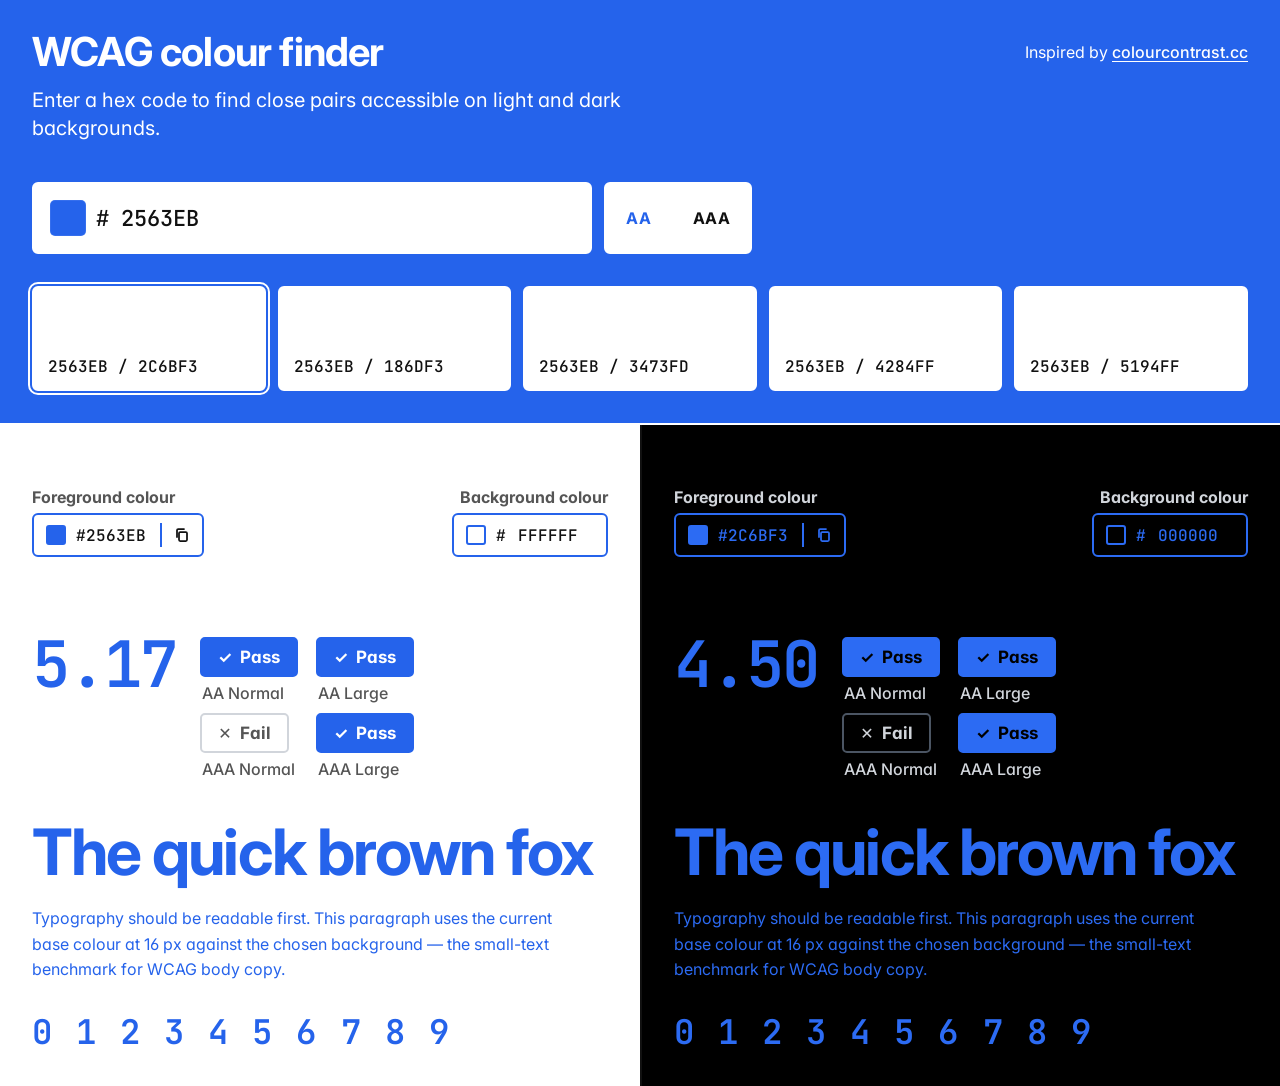
<file: index.html>
<!DOCTYPE html>
<html lang="en">
<head>
  <meta charset="utf-8">
  <meta name="viewport" content="width=device-width, initial-scale=1">
  <title>WCAG Colour Finder</title>
  <link rel="preconnect" href="https://fonts.googleapis.com">
  <link rel="preconnect" href="https://fonts.gstatic.com" crossorigin>
  <link href="https://fonts.googleapis.com/css2?family=Inter:wght@400;500;600;700&family=JetBrains+Mono:wght@400;500;600&display=swap" rel="stylesheet">
  <link rel="stylesheet" href="style.css">
  <script type="module" src="app.js"></script>
</head>
<body>
<main>

  <div class="topbar-wrap" id="topbar-wrap">
    <div class="topbar">
      <span class="credit">Inspired by <a href="https://colourcontrast.cc" target="_blank" rel="noopener">colourcontrast.cc</a></span>
      <div class="title-row">
        <h1>WCAG colour finder</h1>
        <p class="subtitle">Enter a hex code to find close pairs accessible on light and dark backgrounds.</p>
      </div>

      <div class="controls">
        <div class="row-one">
          <label class="hex-input" for="base-text">
            <span class="swatch" id="base-swatch" style="background:#2563EB">
              <input type="color" id="base-color" value="#2563EB" aria-label="Pick base colour">
            </span>
            <span class="hash mono">#</span>
            <input id="base-text" type="text" value="2563EB" maxlength="6" spellcheck="false" autocomplete="off" aria-label="Hex colour code">
          </label>
          <div class="target-toggle" id="target-toggle" role="group" aria-label="Target WCAG level">
            <button type="button" class="target-opt is-active" data-target="AA" aria-pressed="true">AA</button>
            <button type="button" class="target-opt" data-target="AAA" aria-pressed="false">AAA</button>
          </div>
        </div>
        <div class="row-two card">
          <div class="alts" id="alts" aria-label="Colour pair suggestions"></div>
        </div>
      </div>
    </div>
  </div>

  <!-- Mobile-only tab bar for Light/Dark -->
  <div class="preview-tabs" role="tablist" aria-label="Preview background">
    <div class="preview-tabs-inner">
      <button type="button" class="tab-btn is-active" data-tab="light" role="tab" aria-selected="true">Light</button>
      <button type="button" class="tab-btn" data-tab="dark" role="tab" aria-selected="false">Dark</button>
    </div>
  </div>

  <!-- Full-bleed light/dark previews -->
  <section class="previews">
    <div class="preview is-light is-visible" id="preview-light">
      <span class="tag-label is-fg">Foreground colour</span>
      <span class="tag-label is-bg">Background colour</span>
      <div class="fg-tag">
        <span class="fg-swatch"></span>
        <span id="light-fg-hex">#2563EB</span>
        <button class="copy-btn" type="button" data-copy-target="light-fg-hex" aria-label="Copy hex">
          <svg viewBox="0 0 16 16" fill="none" stroke="currentColor" stroke-width="1.75" stroke-linecap="round" stroke-linejoin="round"><rect x="5" y="5" width="8" height="9" rx="1.2"/><path d="M3 10V3.2A1.2 1.2 0 0 1 4.2 2H10"/></svg>
        </button>
      </div>
      <div class="bg-tag">
        <span class="swatch-sm" style="background:#ffffff">
          <input type="color" id="light-bg-color" value="#ffffff" aria-label="Light background">
        </span>
        <span class="hash-sm mono">#</span>
        <input id="light-bg-text" type="text" value="FFFFFF" maxlength="6" spellcheck="false" autocomplete="off" aria-label="Light background hex colour">
      </div>
      <div class="preview-inner">
        <div class="ratio-row">
          <div class="ratio mono"><span id="light-ratio">—</span></div>
          <div class="pills" id="light-pills"></div>
        </div>
        <h2 class="heading" contenteditable="true" aria-label="Editable heading — light panel">The quick brown fox</h2>
        <p class="para" contenteditable="true" aria-label="Editable paragraph — light panel">Typography should be readable first. This paragraph uses the current base colour at 16&nbsp;px against the chosen background — the small-text benchmark for WCAG body copy.</p>
        <p class="digits" contenteditable="true" aria-label="Editable digits — light panel">0 1 2 3 4 5 6 7 8 9</p>
      </div>
    </div>

    <div class="preview is-dark" id="preview-dark">
      <span class="tag-label is-fg">Foreground colour</span>
      <span class="tag-label is-bg">Background colour</span>
      <div class="fg-tag">
        <span class="fg-swatch"></span>
        <span id="dark-fg-hex">#2563EB</span>
        <button class="copy-btn" type="button" data-copy-target="dark-fg-hex" aria-label="Copy hex">
          <svg viewBox="0 0 16 16" fill="none" stroke="currentColor" stroke-width="1.75" stroke-linecap="round" stroke-linejoin="round"><rect x="5" y="5" width="8" height="9" rx="1.2"/><path d="M3 10V3.2A1.2 1.2 0 0 1 4.2 2H10"/></svg>
        </button>
      </div>
      <div class="bg-tag">
        <span class="swatch-sm" style="background:#000000">
          <input type="color" id="dark-bg-color" value="#000000" aria-label="Dark background">
        </span>
        <span class="hash-sm mono">#</span>
        <input id="dark-bg-text" type="text" value="000000" maxlength="6" spellcheck="false" autocomplete="off" aria-label="Dark background hex colour">
      </div>
      <div class="preview-inner">
        <div class="ratio-row">
          <div class="ratio mono"><span id="dark-ratio">—</span></div>
          <div class="pills" id="dark-pills"></div>
        </div>
        <h2 class="heading" contenteditable="true" aria-label="Editable heading — dark panel">The quick brown fox</h2>
        <p class="para" contenteditable="true" aria-label="Editable paragraph — dark panel">Typography should be readable first. This paragraph uses the current base colour at 16&nbsp;px against the chosen background — the small-text benchmark for WCAG body copy.</p>
        <p class="digits" contenteditable="true" aria-label="Editable digits — dark panel">0 1 2 3 4 5 6 7 8 9</p>
      </div>
    </div>
  </section>

  <!-- Screen-reader status announcements (visually hidden) -->
  <span id="sr-status" aria-live="polite" aria-atomic="true" class="sr-only"></span>

</main>
</body>
</html>
</file>
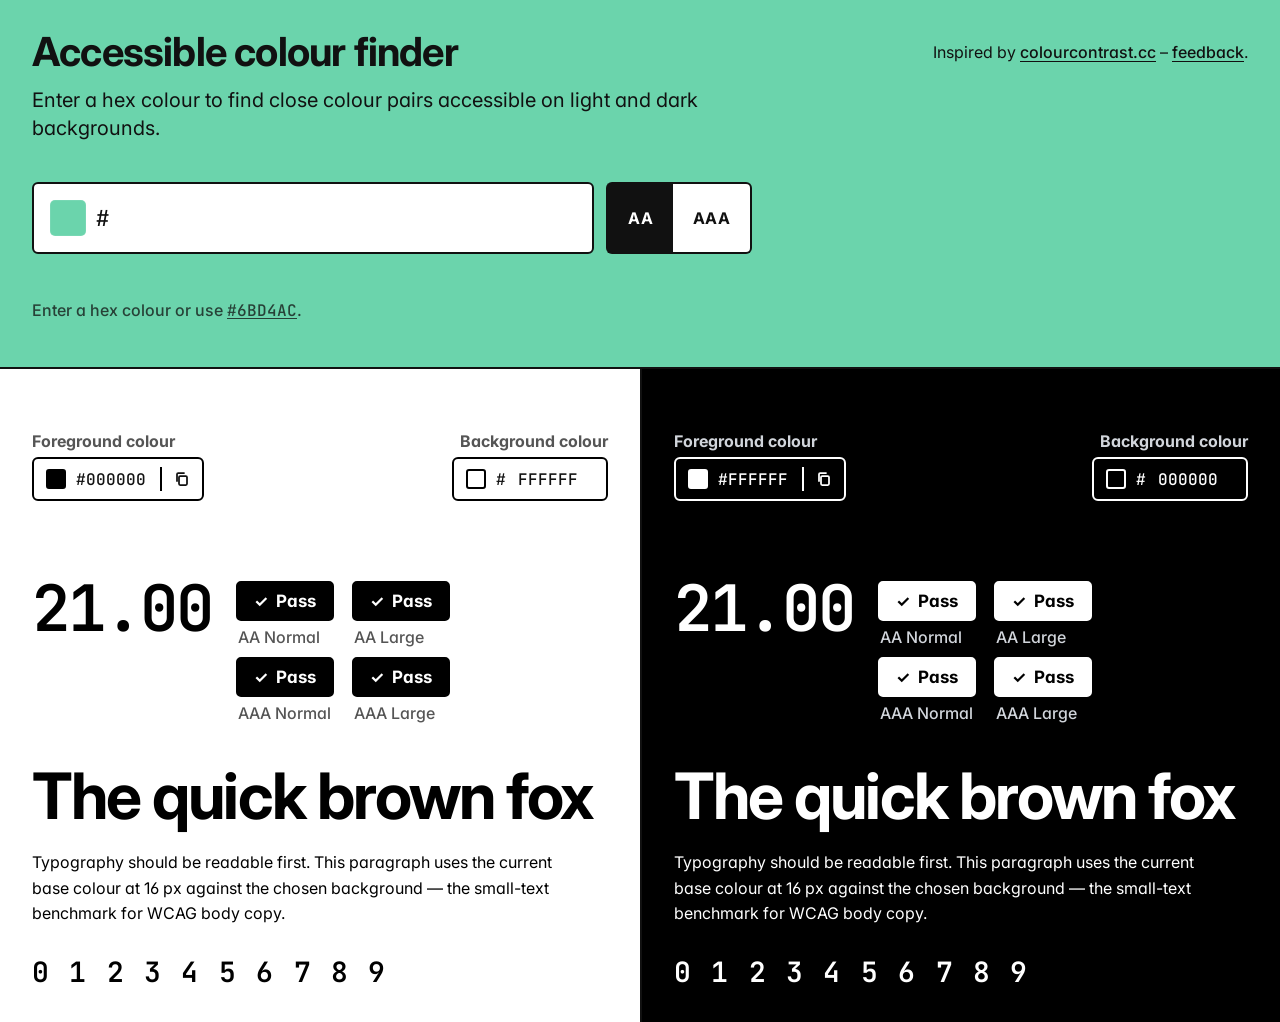
<file: public/index.html>
<!DOCTYPE html>
<html lang="en">
<head>
  <meta charset="utf-8">
  <meta name="viewport" content="width=device-width, initial-scale=1">
  <title>Accessible colour finder</title>
  <link rel="icon" type="image/svg+xml" href="favicon.svg">
  <link rel="preconnect" href="https://fonts.googleapis.com">
  <link rel="preconnect" href="https://fonts.gstatic.com" crossorigin>
  <link href="https://fonts.googleapis.com/css2?family=Inter:wght@400;500;600;700&family=JetBrains+Mono:wght@400;500;600&display=swap" rel="stylesheet">
  <link rel="stylesheet" href="style.css?v=5">
  <script type="module" src="app.js?v=5"></script>
  <script type="module" src="feedback.js?v=5"></script>
</head>
<body>
<main>

  <div class="topbar-wrap" id="topbar-wrap">
    <div class="topbar">
      <span class="credit">Inspired by <a href="https://colourcontrast.cc" target="_blank" rel="noopener">colourcontrast.cc</a> – <button type="button" class="fb-trigger link-btn">feedback</button>.</span>
      <div class="title-row">
        <h1>Accessible colour finder</h1>
        <p class="subtitle">Enter a hex colour to find close colour pairs accessible on light and dark backgrounds.</p>
      </div>

      <div class="controls">
        <div class="row-one">
          <label class="hex-input" for="base-text">
            <span class="swatch" id="base-swatch" style="background:#6BD4AC">
              <input type="color" id="base-color" value="#6BD4AC" aria-label="Pick base colour">
            </span>
            <span class="hash mono">#</span>
            <input id="base-text" type="text" value="" maxlength="6" spellcheck="false" autocomplete="off" aria-label="Hex colour code" placeholder=" ">
            <button type="button" class="clear-btn" id="base-clear" aria-label="Clear hex code">
              <svg viewBox="0 0 16 16" fill="none" stroke="currentColor" stroke-width="1.75" stroke-linecap="round" stroke-linejoin="round" aria-hidden="true"><path d="M4 4l8 8M12 4l-8 8"/></svg>
            </button>
          </label>
          <div class="target-toggle" id="target-toggle" role="group" aria-label="Target WCAG level">
            <button type="button" class="target-opt is-active" data-target="AA" aria-pressed="true">AA</button>
            <button type="button" class="target-opt" data-target="AAA" aria-pressed="false">AAA</button>
          </div>
        </div>
        <div class="row-two card">
          <div class="alts" id="alts" aria-label="Colour pair suggestions"></div>
        </div>
      </div>
    </div>
  </div>

  <!-- Mobile-only tab bar for Light/Dark -->
  <div class="preview-tabs" role="tablist" aria-label="Preview background">
    <div class="preview-tabs-inner">
      <button type="button" class="tab-btn is-active" data-tab="light" role="tab" aria-selected="true">Light</button>
      <button type="button" class="tab-btn" data-tab="dark" role="tab" aria-selected="false">Dark</button>
    </div>
  </div>

  <!-- Full-bleed light/dark previews -->
  <section class="previews">
    <div class="preview is-light is-visible" id="preview-light">
      <span class="tag-label is-fg">Foreground colour</span>
      <span class="tag-label is-bg">Background colour</span>
      <div class="fg-tag">
        <span class="fg-swatch"></span>
        <span id="light-fg-hex"></span>
        <button class="copy-btn" type="button" data-copy-target="light-fg-hex" aria-label="Copy hex">
          <svg class="copy-icon" viewBox="0 0 16 16" fill="none" stroke="currentColor" stroke-width="1.75" stroke-linecap="round" stroke-linejoin="round" aria-hidden="true"><rect x="5" y="5" width="8" height="9" rx="1.2"/><path d="M3 10V3.2A1.2 1.2 0 0 1 4.2 2H10"/></svg>
          <svg class="check-icon" viewBox="0 0 16 16" fill="none" stroke="currentColor" stroke-width="1.75" stroke-linecap="round" stroke-linejoin="round" aria-hidden="true"><path d="M3 8.5L6.5 12L13 4.5"/></svg>
        </button>
      </div>
      <div class="bg-tag">
        <span class="swatch-sm" style="background:#ffffff">
          <input type="color" id="light-bg-color" value="#ffffff" aria-label="Light background">
        </span>
        <span class="hash-sm mono">#</span>
        <input id="light-bg-text" type="text" value="FFFFFF" maxlength="6" spellcheck="false" autocomplete="off" aria-label="Light background hex colour">
      </div>
      <div class="preview-inner">
        <div class="ratio-row">
          <div class="ratio mono"><span id="light-ratio">—</span></div>
          <div class="pills" id="light-pills"></div>
        </div>
        <h2 class="heading" contenteditable="true" aria-label="Editable heading — light panel">The quick brown fox</h2>
        <p class="para" contenteditable="true" aria-label="Editable paragraph — light panel">Typography should be readable first. This paragraph uses the current base colour at 16&nbsp;px against the chosen background — the small-text benchmark for WCAG body copy.</p>
        <p class="digits" contenteditable="true" aria-label="Editable digits — light panel">0 1 2 3 4 5 6 7 8 9</p>
      </div>
    </div>

    <div class="preview is-dark" id="preview-dark">
      <span class="tag-label is-fg">Foreground colour</span>
      <span class="tag-label is-bg">Background colour</span>
      <div class="fg-tag">
        <span class="fg-swatch"></span>
        <span id="dark-fg-hex"></span>
        <button class="copy-btn" type="button" data-copy-target="dark-fg-hex" aria-label="Copy hex">
          <svg class="copy-icon" viewBox="0 0 16 16" fill="none" stroke="currentColor" stroke-width="1.75" stroke-linecap="round" stroke-linejoin="round" aria-hidden="true"><rect x="5" y="5" width="8" height="9" rx="1.2"/><path d="M3 10V3.2A1.2 1.2 0 0 1 4.2 2H10"/></svg>
          <svg class="check-icon" viewBox="0 0 16 16" fill="none" stroke="currentColor" stroke-width="1.75" stroke-linecap="round" stroke-linejoin="round" aria-hidden="true"><path d="M3 8.5L6.5 12L13 4.5"/></svg>
        </button>
      </div>
      <div class="bg-tag">
        <span class="swatch-sm" style="background:#000000">
          <input type="color" id="dark-bg-color" value="#000000" aria-label="Dark background">
        </span>
        <span class="hash-sm mono">#</span>
        <input id="dark-bg-text" type="text" value="000000" maxlength="6" spellcheck="false" autocomplete="off" aria-label="Dark background hex colour">
      </div>
      <div class="preview-inner">
        <div class="ratio-row">
          <div class="ratio mono"><span id="dark-ratio">—</span></div>
          <div class="pills" id="dark-pills"></div>
        </div>
        <h2 class="heading" contenteditable="true" aria-label="Editable heading — dark panel">The quick brown fox</h2>
        <p class="para" contenteditable="true" aria-label="Editable paragraph — dark panel">Typography should be readable first. This paragraph uses the current base colour at 16&nbsp;px against the chosen background — the small-text benchmark for WCAG body copy.</p>
        <p class="digits" contenteditable="true" aria-label="Editable digits — dark panel">0 1 2 3 4 5 6 7 8 9</p>
      </div>
    </div>
  </section>

  <!-- Screen-reader status announcements (visually hidden) -->
  <span id="sr-status" aria-live="polite" aria-atomic="true" class="sr-only"></span>

</main>
</body>
</html>
</file>
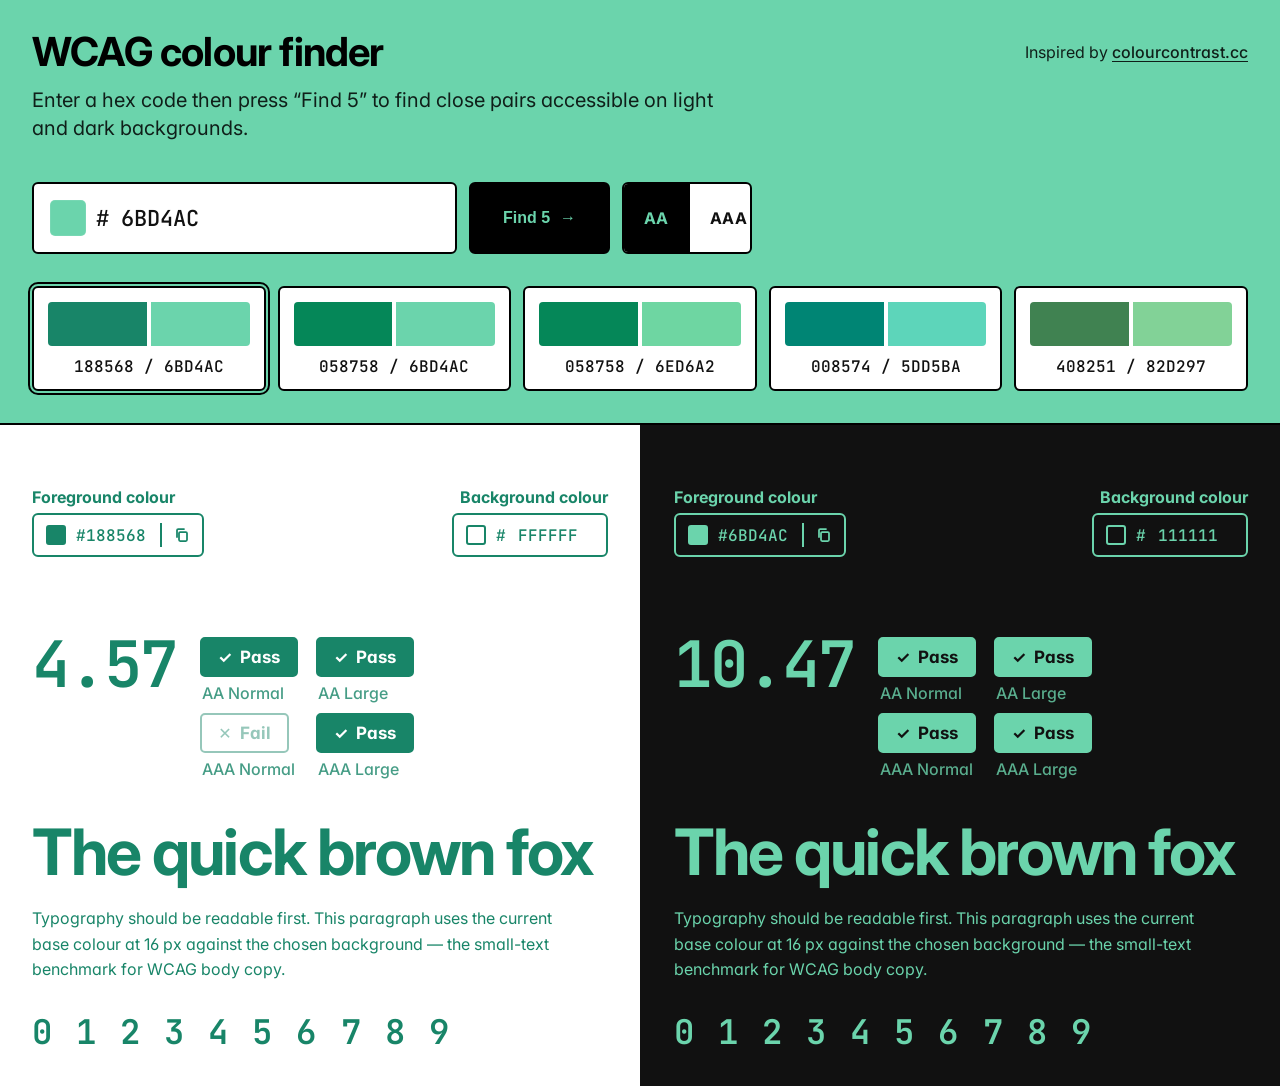
<file: .planning/phases/05-design-and-accessibility/mockup/wcag-colour-finder/project/WCAG Colour Finder.html>
<!doctype html>
<html lang="en">
<head>
<meta charset="utf-8" />
<title>WCAG Colour Finder</title>
<meta name="viewport" content="width=device-width, initial-scale=1" />
<link rel="preconnect" href="https://fonts.googleapis.com">
<link rel="preconnect" href="https://fonts.gstatic.com" crossorigin>
<link href="https://fonts.googleapis.com/css2?family=Inter:wght@400;500;600;700&family=JetBrains+Mono:wght@400;500;600&display=swap" rel="stylesheet">
<style>
  :root {
    --ink: #111111;
    --ink-mute: #555555;
    --paper: #ffffff;
    --border-w: 2px;
  }
  * { box-sizing: border-box; }
  html, body {
    margin:0; padding:0; background: var(--ink); color: var(--ink);
    font-family: 'Inter', system-ui, sans-serif;
    font-feature-settings: 'ss01','cv11';
    min-height: 100vh;
  }
  body { display: flex; flex-direction: column; min-height: 100vh; }
  .mono { font-family: 'JetBrains Mono', ui-monospace, monospace; font-variant-ligatures: none; }

  /* ——— Top bar (the top of the T) ——— */
  .topbar-wrap {
    background: var(--topbar-bg, #6BD4AC);
    color: var(--topbar-fg, #111111);
    transition: background 0.2s, color 0.2s;
    border-bottom: var(--border-w) solid var(--topbar-fg, #111111);
  }
  .topbar {
    padding: 32px 32px 32px;
    max-width: none;
    width: 100%;
    margin: 0;
    position: relative;
  }
  .title-row {
    position: static;
    display: flex; flex-direction: column; align-items: flex-start;
    line-height: 1;
    max-width: none;
    gap: 14px;
    margin-bottom: 40px;
  }
  h1 {
    font-size: 40px; font-weight: 700; margin: 0;
    letter-spacing: -0.02em;
    line-height: 1;
  }
  .subtitle {
    font-size: 20px; font-weight: 400; margin: 0;
    line-height: 1.4;
    text-align: left;
    opacity: 0.85;
    max-width: 720px;
  }
  .credit {
    position: absolute;
    top: 44px; right: 32px;
    font-size: 16px;
    color: var(--topbar-fg);
    opacity: 0.85;
    line-height: 1;
  }
  .credit a {
    color: inherit;
    text-decoration: underline;
    text-underline-offset: 3px;
    font-weight: 500;
  }
  .credit a:hover { opacity: 0.75; }
  .controls {
    display: block;
  }
  .row-one {
    display: flex; gap: 12px; align-items: stretch;
    margin-bottom: 32px;
    max-width: 720px;
    margin-top: 0;
  }
  .row-two { width: 100%; }
  .controls > .card { width: 100%; max-width: none; justify-self: stretch; }
  .card {
    background: transparent;
    border: 0;
    border-radius: 0;
    padding: 0;
    color: var(--topbar-fg);
  }
  .card-label {
    font-size: 16px; letter-spacing: 0;
    color: var(--topbar-fg); margin-bottom: 10px; font-weight: 600;
    display: flex; align-items: center; justify-content: space-between;
    text-transform: none;
  }
  .card-label .hint { font-weight: 400; color: var(--topbar-fg); opacity: 0.7; font-size: 16px; }

  .base-row { display: flex; align-items: stretch; gap: 10px; }
  .hex-input {
    flex: 1;
    display: flex; align-items: center; gap: 10px;
    background: var(--paper);
    border: var(--border-w) solid var(--topbar-fg);
    border-radius: 6px;
    padding: 0 16px;
    height: 72px;
  }
  .hex-input .swatch {
    width: 36px; height: 36px; border-radius: 5px;
    box-shadow: inset 0 0 0 1px rgba(255,255,255,0.08);
    flex-shrink: 0; cursor: pointer; position: relative; overflow: hidden;
  }
  .hex-input .swatch input[type="color"] {
    position: absolute; inset: -4px; width: 200%; height: 200%; border: 0; opacity: 0; cursor: pointer;
  }
  .hex-input .hash { color: var(--ink); font-family: 'JetBrains Mono', monospace; font-size: 22px; font-weight: 500; }
  .hex-input input[type="text"] {
    flex: 1;
    background: transparent; border: 0; outline: 0;
    color: var(--ink);
    font-family: 'JetBrains Mono', monospace;
    font-size: 22px; font-weight: 500;
    text-transform: uppercase;
    min-width: 0;
  }
  .btn {
    height: 72px;
    padding: 0 32px;
    border-radius: 6px;
    border: var(--border-w) solid var(--topbar-fg);
    background: var(--topbar-fg);
    color: var(--topbar-bg);
    font-weight: 700;
    font-size: 16px;
    cursor: pointer;
    display: inline-flex; align-items: center; gap: 10px;
    white-space: nowrap;
    transition: opacity 0.15s;
  }
  .btn:hover { opacity: 0.88; }
  .btn:disabled { opacity: 0.5; cursor: progress; }

  /* AA / AAA segmented toggle next to Find */
  .target-toggle {
    display: inline-flex;
    align-items: stretch;
    height: 72px;
    border: var(--border-w) solid var(--topbar-fg);
    border-radius: 6px;
    overflow: hidden;
    background: var(--paper);
  }
  .target-opt {
    appearance: none;
    border: 0;
    background: transparent;
    color: var(--ink);
    font-family: 'Inter', system-ui, sans-serif;
    font-weight: 700;
    font-size: 16px;
    letter-spacing: 0.02em;
    padding: 0 20px;
    cursor: pointer;
    min-width: 64px;
  }
  .target-opt + .target-opt {
    border-left: var(--border-w) solid var(--topbar-fg);
  }
  .target-opt.is-active {
    background: var(--topbar-fg);
    color: var(--topbar-bg);
  }

  .toggle-row { display: flex; align-items: center; gap: 10px; margin-top: 12px; }
  .toggle {
    position: relative;
    width: 40px; height: 22px;
    background: var(--paper);
    border: var(--border-w) solid var(--topbar-fg);
    border-radius: 999px;
    cursor: pointer;
    transition: background 0.15s;
    flex-shrink: 0;
  }
  .toggle::after {
    content: "";
    position: absolute;
    top: 2px; left: 2px;
    width: 14px; height: 14px; border-radius: 50%;
    background: var(--topbar-fg);
    transition: transform 0.15s, background 0.15s;
  }
  .toggle.on { background: var(--topbar-fg); }
  .toggle.on::after { transform: translateX(18px); background: var(--topbar-bg); }
  .toggle-label { font-size: 16px; color: var(--topbar-fg); }
  .toggle-label strong { color: var(--topbar-fg); font-weight: 600; }

  .alts {
    display: grid;
    grid-template-columns: repeat(5, 1fr);
    gap: 12px;
  }
  .alt {
    background: var(--paper);
    border: var(--border-w) solid var(--topbar-fg);
    border-radius: 6px;
    padding: 14px 14px 12px;
    cursor: pointer;
    transition: transform 0.08s;
    display: flex; flex-direction: column; gap: 10px;
    min-width: 0;
  }
  .alt .chips {
    display: flex; gap: 4px; height: 44px;
    border-radius: 4px; overflow: hidden;
  }
  .alt .hex { font-size: 16px; text-align: center; color: var(--ink); font-weight: 500; white-space: nowrap; font-family: 'JetBrains Mono', monospace; }
  .alt .chip { flex: 1; }
  .alt .chip.light { background: var(--alt-light, #fff); }
  .alt .chip.dark { background: var(--alt-dark, #000); }
  .alt.single .chip { background: var(--alt-color); }
  .alt .hex { font-size: 16px; text-align: center; color: var(--ink); font-weight: 500; white-space: nowrap; font-family: 'JetBrains Mono', monospace; }
  .alt.placeholder { cursor: default; background: transparent; border-style: dashed; opacity: 0.55; }
  .alt.placeholder .chips { background: transparent; }
  .alt.placeholder .chip { background: transparent; }
  .alt.placeholder .hex { color: var(--topbar-fg); }

  /* ——— Preview panels — the stem of the T, flex-grow to fill ——— */
  .previews {
    display: grid;
    grid-template-columns: 1fr 1fr;
    flex: 1;
  }
  .preview {
    padding: 32px 32px 32px;
    position: relative;
    display: flex; flex-direction: column;
    min-width: 0;
  }
  .preview.is-light .preview-inner { margin-right: auto; margin-left: 0; max-width: 640px; }
  .preview.is-dark .preview-inner  { margin-left: 0; margin-right: auto; max-width: 640px; }
  .preview-inner { padding-top: 180px; }
  .preview.is-dark { border-left: var(--border-w) solid var(--ink); }
  .preview-inner { width: 100%; color: var(--specimen, currentColor); }

  .bg-tag {
    position: absolute;
    top: 88px;
    display: flex; align-items: center; gap: 10px;
    background: transparent;
    border: var(--border-w) solid var(--specimen, currentColor);
    border-radius: 6px;
    padding: 8px 12px;
    height: 44px;
  }
  .preview.is-light .bg-tag { right: 32px; }
  .preview.is-dark  .bg-tag { right: 32px; }

  .fg-tag {
    position: absolute;
    top: 88px; left: 32px;
    display: flex; align-items: center; gap: 10px;
    border: var(--border-w) solid var(--specimen, currentColor);
    border-radius: 6px;
    padding: 8px 0 8px 12px;
    height: 44px;
    color: var(--specimen, currentColor);
    font-family: 'JetBrains Mono', monospace;
    font-size: 16px; font-weight: 500;
  }
  .fg-tag .fg-swatch {
    width: 20px; height: 20px; border-radius: 3px;
    background: var(--specimen, currentColor);
    border: var(--border-w) solid var(--specimen, currentColor);
    flex-shrink: 0;
  }

  /* Section label above each tag */
  .tag-label {
    position: absolute;
    top: 64px;
    font-family: 'Inter', sans-serif;
    font-size: 16px;
    font-weight: 700;
    color: var(--specimen, currentColor);
    line-height: 1;
  }
  .preview .tag-label.is-fg { left: 32px; }
  .preview .tag-label.is-bg { right: 32px; }

  /* Copy button lives at the end of fg-tag and bg-tag */
  .copy-btn {
    appearance: none;
    background: transparent;
    border: 0;
    border-left: var(--border-w) solid var(--specimen, currentColor);
    align-self: stretch;
    margin-left: 4px;
    padding: 0 12px;
    cursor: pointer;
    color: var(--specimen, currentColor);
    display: inline-flex; align-items: center; justify-content: center;
    font-family: 'Inter', sans-serif;
    font-size: 16px; font-weight: 700;
    letter-spacing: 0.08em;
    text-transform: uppercase;
    transition: opacity 0.15s;
  }
  .copy-btn:hover { opacity: 0.65; }
  .copy-btn svg { width: 16px; height: 16px; display: block; }
  .copy-btn.copied svg { display: none; }
  .copy-btn.copied::before { content: "✓"; font-size: 16px; font-weight: 700; line-height: 1; }
  .bg-tag .label {
    display: none;
  }
  .bg-tag .swatch-sm {
    width: 20px; height: 20px; border-radius: 3px;
    border: var(--border-w) solid var(--specimen, currentColor);
    cursor: pointer; position: relative; overflow: hidden; flex-shrink: 0;
  }
  .bg-tag .swatch-sm input[type="color"] { position: absolute; inset: -4px; width: 200%; height: 200%; border: 0; opacity: 0; cursor: pointer; }
  .bg-tag .hash-sm { color: var(--specimen, currentColor); font-size: 16px; font-weight: 500; }
  .bg-tag input[type="text"] {
    background: transparent; border: 0; outline: 0;
    color: var(--specimen, currentColor);
    font-family: 'JetBrains Mono', monospace;
    font-size: 16px; font-weight: 500;
    text-transform: uppercase;
    width: 78px;
  }

  /* Top of panel: ratio + pills side by side */
  .ratio-row {
    display: flex;
    align-items: flex-start;
    gap: 24px;
    margin: 0 0 40px;
    flex-wrap: nowrap;
  }
  @media (max-width: 991px) {
    .ratio-row { flex-wrap: wrap; }
  }
  .ratio {
    font-family: 'JetBrains Mono', monospace;
    font-size: 64px;
    font-weight: 600;
    letter-spacing: -0.03em;
    line-height: 0.85;
    margin: 0;
    flex-shrink: 0;
  }
  .pills {
    display: grid;
    grid-template-columns: repeat(4, auto);
    gap: 10px 18px;
    margin: 0;
    justify-content: start;
  }
  @media (max-width: 1400px) {
    .pills { grid-template-columns: repeat(2, auto); }
  }
  .pill-wrap { display: flex; flex-direction: column; gap: 6px; align-items: flex-start; }
  .pill {
    display: inline-flex; align-items: center; gap: 8px;
    padding: 8px 16px;
    border-radius: 5px;
    font-size: 17px; font-weight: 700; letter-spacing: 0;
    text-transform: none;
    border: var(--border-w) solid var(--specimen, currentColor);
  }
  .pill.pass { background: var(--specimen, currentColor); color: var(--bg-for-specimen, transparent); }
  .pill.fail { background: transparent; color: var(--specimen, currentColor); opacity: 0.45; }
  .pill .glyph { font-size: 16px; line-height: 1; }
  .pill-label { font-size: 16px; color: var(--specimen, currentColor); opacity: 0.8; font-weight: 500; padding-left: 2px; }

  /* Specimen */
  .heading {
    font-size: 64px;
    font-weight: 700;
    letter-spacing: -0.03em;
    line-height: 1.02;
    margin: 0 0 22px;
  }
  .para {
    font-size: 16px;
    line-height: 1.6;
    font-weight: 400;
    margin: 0 0 26px;
    max-width: 52ch;
  }
  .digits {
    font-family: 'JetBrains Mono', monospace;
    font-size: 34px;
    letter-spacing: 0.06em;
    font-weight: 600;
    margin: 0;
  }

  /* Mobile tabs (hidden on desktop) */
  .preview-tabs {
    display: none;
    background: transparent;
  }
  .preview-tabs-inner {
    display: flex;
  }
  .tab-btn {
    flex: 1;
    appearance: none;
    border: 0;
    border-bottom: var(--border-w) solid var(--ink);
    background: #FFFFFF;
    color: var(--light-fg, var(--ink));
    font-family: 'Inter', sans-serif;
    font-weight: 700;
    font-size: 18px;
    padding: 18px 0;
    cursor: pointer;
  }
  .tab-btn[data-tab="dark"] {
    background: var(--ink);
    color: var(--dark-fg, #FFFFFF);
  }
  .tab-btn.is-active {
    border-bottom-color: transparent;
  }

  @media (max-width: 767px) {
    .topbar { padding: 32px 24px; display: flex; flex-direction: column; }
    .credit { position: static; margin: 8px 0; font-size: 14px; order: 2; }
    .title-row { margin: 0; gap: 0; display: contents; }
    .controls { display: contents; }
    .row-two { display: contents; }
    h1 { order: 1; margin: 0; }
    .subtitle { order: 3; margin: 8px 0 0; }
    .row-one { order: 4; margin-top: 24px; margin-bottom: 0; }
    .alts { order: 5; margin-top: 12px; }
    h1 { font-size: 32px; }
    .subtitle { font-size: 16px; }
    .row-one {
      flex-wrap: wrap;
      gap: 12px;
      margin-bottom: 24px;
    }
    .hex-input { flex: 1 1 100%; height: 64px; }
    .btn { flex: 1 1 auto; height: 56px; padding: 0 20px; font-size: 16px; }
    .target-toggle { flex: 0 0 auto; height: 56px; }
    .target-opt { padding: 0 16px; min-width: 56px; font-size: 16px; }
    .alts {
      grid-template-columns: 1fr;
      gap: 10px;
    }
    .alt { flex-direction: row; align-items: center; padding: 10px 14px; gap: 14px; }
    .alt .chips { flex: 0 0 72px; height: 40px; }
    .alt .hex { flex: 1; text-align: left; }

    /* Tabs replace side-by-side previews */
    .preview-tabs { display: block; }
    .previews { display: block; }
    /* fg / bg tags laid out as 2-col grid: fg left, bg right */
    .preview {
      display: none;
      padding: 24px 24px 32px;
      border-left: 0 !important;
      position: relative;
    }
    .preview.is-visible { display: grid; }
    .preview.is-visible {
      grid-template-columns: 1fr 1fr;
      grid-template-areas:
        "fg-label bg-label"
        "fg-tag   bg-tag"
        "body     body";
      column-gap: 16px;
      row-gap: 8px;
    }
    .preview-inner { grid-area: body; padding-top: 32px; max-width: none !important; margin: 0 !important; }
    .tag-label { position: static; display: block; margin: 0; }
    .tag-label.is-fg { grid-area: fg-label; justify-self: start; }
    .tag-label.is-bg { grid-area: bg-label; justify-self: end; }
    .fg-tag {
      grid-area: fg-tag;
      position: static;
      display: inline-flex;
      justify-self: start;
      width: fit-content;
      max-width: 100%;
      margin: 0;
    }
    .bg-tag {
      grid-area: bg-tag;
      position: static;
      display: inline-flex;
      justify-self: end;
      width: fit-content;
      max-width: 100%;
      margin: 0;
      right: auto !important;
    }

    .ratio-row { flex-wrap: wrap; }
    .pills {
      grid-template-columns: repeat(4, 1fr);
      width: 100%;
    }
    .heading { font-size: 40px; }
    .ratio { font-size: 48px; }
    .para { font-size: 18px; }
    .digits { font-size: 30px; }
  }
</style>
</head>
<body>
  <div class="topbar-wrap" id="topbar-wrap">
  <div class="topbar">
    <span class="credit">Inspired by <a href="https://colourcontrast.cc" target="_blank" rel="noopener">colourcontrast.cc</a></span>
    <div class="title-row">
      <h1>WCAG colour finder</h1>
      <p class="subtitle">Enter a hex code then press “Find 5” to find close pairs accessible on light and dark backgrounds.</p>
    </div>

    <div class="controls">
      <div class="row-one">
        <label class="hex-input" for="base-text">
          <span class="swatch" id="base-swatch" style="background:#6BD4AC">
            <input type="color" id="base-color" value="#6BD4AC" aria-label="Pick base colour"/>
          </span>
          <span class="hash mono">#</span>
          <input id="base-text" type="text" value="6BD4AC" maxlength="6" spellcheck="false" autocomplete="off"/>
        </label>
        <button class="btn" id="find-btn"><span id="find-btn-label">Find 5</span><span>→</span></button>
        <div class="target-toggle" id="target-toggle" role="group" aria-label="Target WCAG level">
          <button type="button" class="target-opt is-active" data-target="AA">AA</button>
          <button type="button" class="target-opt" data-target="AAA">AAA</button>
        </div>
      </div>
      <div class="row-two card">
        <div class="alts" id="alts"></div>
      </div>
    </div>
  </div>
  </div>

  <!-- Mobile-only tab bar for Light/Dark -->
  <div class="preview-tabs" role="tablist" aria-label="Preview background">
    <div class="preview-tabs-inner">
      <button type="button" class="tab-btn is-active" data-tab="light" role="tab" aria-selected="true">Light</button>
      <button type="button" class="tab-btn" data-tab="dark" role="tab" aria-selected="false">Dark</button>
    </div>
  </div>

  <!-- Full-bleed light/dark previews — stem of the T -->
  <section class="previews">
    <div class="preview is-light is-visible" id="preview-light">
      <span class="tag-label is-fg">Foreground colour</span>
      <span class="tag-label is-bg">Background colour</span>
      <div class="fg-tag"><span class="fg-swatch"></span><span id="light-fg-hex">#6BD4AC</span><button class="copy-btn" type="button" data-copy-target="light-fg-hex" aria-label="Copy hex"><svg viewBox="0 0 16 16" fill="none" stroke="currentColor" stroke-width="1.75" stroke-linecap="round" stroke-linejoin="round"><rect x="5" y="5" width="8" height="9" rx="1.2"/><path d="M3 10V3.2A1.2 1.2 0 0 1 4.2 2H10"/></svg></button></div>
      <div class="bg-tag">
        <span class="swatch-sm" style="background:#ffffff">
          <input type="color" id="light-bg-color" value="#ffffff" aria-label="Light background"/>
        </span>
        <span class="hash-sm mono">#</span>
        <input id="light-bg-text" type="text" value="FFFFFF" maxlength="6" spellcheck="false" autocomplete="off"/>
      </div>
      <div class="preview-inner">
        <div class="ratio-row">
          <div class="ratio mono"><span id="light-ratio">—</span></div>
          <div class="pills" id="light-pills"></div>
        </div>
        <h2 class="heading">The quick brown fox</h2>
        <p class="para">Typography should be readable first. This paragraph uses the current base colour at 16&nbsp;px against the chosen background — the small-text benchmark for WCAG body copy.</p>
        <p class="digits">0 1 2 3 4 5 6 7 8 9</p>
      </div>
    </div>

    <div class="preview is-dark" id="preview-dark">
      <span class="tag-label is-fg">Foreground colour</span>
      <span class="tag-label is-bg">Background colour</span>
      <div class="fg-tag"><span class="fg-swatch"></span><span id="dark-fg-hex">#6BD4AC</span><button class="copy-btn" type="button" data-copy-target="dark-fg-hex" aria-label="Copy hex"><svg viewBox="0 0 16 16" fill="none" stroke="currentColor" stroke-width="1.75" stroke-linecap="round" stroke-linejoin="round"><rect x="5" y="5" width="8" height="9" rx="1.2"/><path d="M3 10V3.2A1.2 1.2 0 0 1 4.2 2H10"/></svg></button></div>
      <div class="bg-tag">
        <span class="swatch-sm" style="background:#111111">
          <input type="color" id="dark-bg-color" value="#111111" aria-label="Dark background"/>
        </span>
        <span class="hash-sm mono">#</span>
        <input id="dark-bg-text" type="text" value="111111" maxlength="6" spellcheck="false" autocomplete="off"/>
      </div>
      <div class="preview-inner">
        <div class="ratio-row">
          <div class="ratio mono"><span id="dark-ratio">—</span></div>
          <div class="pills" id="dark-pills"></div>
        </div>
        <h2 class="heading">The quick brown fox</h2>
        <p class="para">Typography should be readable first. This paragraph uses the current base colour at 16&nbsp;px against the chosen background — the small-text benchmark for WCAG body copy.</p>
        <p class="digits">0 1 2 3 4 5 6 7 8 9</p>
      </div>
    </div>
  </section>

<script>
/* ——— Hex / RGB / OKLCH ——— */
function normalizeHex(h) {
  if (!h) return null;
  h = h.trim().replace(/^#/, '');
  if (/^[0-9a-fA-F]{3}$/.test(h)) h = h.split('').map(c => c+c).join('');
  if (!/^[0-9a-fA-F]{6}$/.test(h)) return null;
  return h.toUpperCase();
}
function hexToRgb(hex) {
  const h = normalizeHex(hex); if (!h) return null;
  return { r: parseInt(h.slice(0,2),16), g: parseInt(h.slice(2,4),16), b: parseInt(h.slice(4,6),16) };
}
function rgbToHex({r,g,b}) {
  const c = v => Math.max(0, Math.min(255, Math.round(v))).toString(16).padStart(2,'0');
  return (c(r) + c(g) + c(b)).toUpperCase();
}
function srgbToLin(c) { c /= 255; return c <= 0.03928 ? c/12.92 : Math.pow((c+0.055)/1.055, 2.4); }
function relLuminance({r,g,b}) { return 0.2126*srgbToLin(r) + 0.7152*srgbToLin(g) + 0.0722*srgbToLin(b); }
function contrastRatio(a, b) {
  const L1 = relLuminance(a), L2 = relLuminance(b);
  const [hi,lo] = L1 > L2 ? [L1,L2] : [L2,L1];
  return (hi + 0.05) / (lo + 0.05);
}
function linSrgbToOklab(r,g,b){const l=0.4122214708*r+0.5363325363*g+0.0514459929*b,m=0.2119034982*r+0.6806995451*g+0.1073969566*b,s=0.0883024619*r+0.2817188376*g+0.6299787005*b;const l_=Math.cbrt(l),m_=Math.cbrt(m),s_=Math.cbrt(s);return{L:0.2104542553*l_+0.7936177850*m_-0.0040720468*s_,a:1.9779984951*l_-2.4285922050*m_+0.4505937099*s_,b:0.0259040371*l_+0.7827717662*m_-0.8086757660*s_};}
function oklabToLinSrgb(L,a,b){const l_=L+0.3963377774*a+0.2158037573*b,m_=L-0.1055613458*a-0.0638541728*b,s_=L-0.0894841775*a-1.2914855480*b;const l=l_*l_*l_,m=m_*m_*m_,s=s_*s_*s_;return{r:4.0767416621*l-3.3077115913*m+0.2309699292*s,g:-1.2684380046*l+2.6097574011*m-0.3413193965*s,b:-0.0041960863*l-0.7034186147*m+1.7076147010*s};}
function rgbToOklch({r,g,b}){const R=srgbToLin(r),G=srgbToLin(g),B=srgbToLin(b);const lab=linSrgbToOklab(R,G,B);const C=Math.sqrt(lab.a*lab.a+lab.b*lab.b);const h=Math.atan2(lab.b,lab.a)*180/Math.PI;return{L:lab.L,C,h:(h+360)%360};}
function oklchToRgb({L,C,h}){const hr=h*Math.PI/180;const a=Math.cos(hr)*C,b=Math.sin(hr)*C;const lin=oklabToLinSrgb(L,a,b);const conv=v=>{v=Math.max(0,Math.min(1,v));return v<=0.0031308?v*12.92:1.055*Math.pow(v,1/2.4)-0.055;};return{r:Math.round(conv(lin.r)*255),g:Math.round(conv(lin.g)*255),b:Math.round(conv(lin.b)*255)};}
function deltaE(a,b){const dL=a.L-b.L,dC=a.C-b.C;let dh=a.h-b.h;if(dh>180)dh-=360;if(dh<-180)dh+=360;const Cavg=(a.C+b.C)/2;const dHab=2*Math.sin(dh*Math.PI/360)*Cavg;return Math.sqrt(dL*dL*4+dC*dC+dHab*dHab);}

const WCAG = { AA:{small:4.5,large:3.0}, AAA:{small:7.0,large:4.5} };
function evalContrast(fg,bg){const r=contrastRatio(fg,bg);return{ratio:r,AAsmall:r>=4.5,AAlarge:r>=3,AAAsmall:r>=7,AAAlarge:r>=4.5};}

/* ——— State ——— */
const state = { base:'6BD4AC', light:'FFFFFF', dark:'111111', shades:false, target:'AA', alts:[], appliedLight: null, appliedDark: null };
const $ = s => document.querySelector(s);
const els = {
  baseText:$('#base-text'), baseColor:$('#base-color'), baseSwatch:$('#base-swatch'),
  lightBgText:$('#light-bg-text'), lightBgColor:$('#light-bg-color'),
  darkBgText:$('#dark-bg-text'), darkBgColor:$('#dark-bg-color'),
  shadesToggle:{ classList:{toggle:()=>{},add:()=>{}}, setAttribute:()=>{}, addEventListener:()=>{} },
  findBtn:$('#find-btn'), findLabel:$('#find-btn-label'),
  altsEl:$('#alts'), altHint:{ set textContent(v){} },
  lightPreview:$('#preview-light'), darkPreview:$('#preview-dark'),
  lightRatio:$('#light-ratio'), darkRatio:$('#dark-ratio'),
  lightPills:$('#light-pills'), darkPills:$('#dark-pills'),
};

/* ——— Render ——— */
function pill(label, ok) {
  return `<div class="pill-wrap"><span class="pill ${ok?'pass':'fail'}"><span class="glyph">${ok?'✓':'✕'}</span>${ok?'Pass':'Fail'}</span><span class="pill-label">${label}</span></div>`;
}
function pillsHtml(ev) {
  return pill('AA Normal', ev.AAsmall)
       + pill('AA Large', ev.AAlarge)
       + pill('AAA Normal', ev.AAAsmall)
       + pill('AAA Large', ev.AAAlarge);
}
function renderPreviews() {
  const baseRgb = hexToRgb(state.base);
  const lightRgb = hexToRgb(state.light);
  const darkRgb = hexToRgb(state.dark);
  if (!baseRgb || !lightRgb || !darkRgb) return;

  // Topbar takes the base colour; pick white or black text for best contrast
  const topbar = document.getElementById('topbar-wrap');
  const white = {r:255,g:255,b:255}, black = {r:0,g:0,b:0};
  const useWhite = contrastRatio(baseRgb, white) >= contrastRatio(baseRgb, black);
  topbar.style.setProperty('--topbar-bg', '#' + state.base);
  topbar.style.setProperty('--topbar-fg', useWhite ? '#ffffff' : '#000000');
  topbar.style.setProperty('--topbar-mute', useWhite ? 'rgba(255,255,255,0.7)' : 'rgba(0,0,0,0.6)');
  topbar.style.setProperty('--card-bg', useWhite ? 'rgba(255,255,255,0.1)' : 'rgba(0,0,0,0.08)');
  topbar.style.setProperty('--card-border', useWhite ? 'rgba(255,255,255,0.22)' : 'rgba(0,0,0,0.18)');
  topbar.style.setProperty('--input-bg', useWhite ? 'rgba(0,0,0,0.18)' : 'rgba(255,255,255,0.35)');

  // If we have applied shade pair, use those on their respective bgs; else use base on both
  const lightSpecHex = state.appliedLight || state.base;
  const darkSpecHex  = state.appliedDark  || state.base;
  const lightSpecRgb = hexToRgb(lightSpecHex);
  const darkSpecRgb  = hexToRgb(darkSpecHex);

  els.lightPreview.style.background = '#' + state.light;
  els.lightPreview.style.setProperty('--specimen', '#' + lightSpecHex);
  els.lightPreview.style.setProperty('--bg-for-specimen', '#' + state.light);
  document.documentElement.style.setProperty('--light-fg', '#' + lightSpecHex);
  document.getElementById('light-fg-hex').textContent = '#' + lightSpecHex;
  const L = evalContrast(lightSpecRgb, lightRgb);
  els.lightRatio.textContent = L.ratio.toFixed(2);
  els.lightPills.innerHTML = pillsHtml(L);

  els.darkPreview.style.background = '#' + state.dark;
  els.darkPreview.style.setProperty('--specimen', '#' + darkSpecHex);
  els.darkPreview.style.setProperty('--bg-for-specimen', '#' + state.dark);
  document.documentElement.style.setProperty('--dark-fg', '#' + darkSpecHex);
  document.getElementById('dark-fg-hex').textContent = '#' + darkSpecHex;
  const D = evalContrast(darkSpecRgb, darkRgb);
  els.darkRatio.textContent = D.ratio.toFixed(2);
  els.darkPills.innerHTML = pillsHtml(D);
}

function renderAlts() {
  els.altsEl.innerHTML = '';
  if (state.alts.length === 0) {
    for (let i = 0; i < 5; i++) {
      const el = document.createElement('div');
      el.className = 'alt placeholder';
      el.innerHTML = `<div class="chips"><span class="chip"></span></div><div class="hex mono">—</div>`;
      els.altsEl.appendChild(el);
    }
    els.altHint.textContent = state.shades
      ? 'Press Find to search (different tints per bg)'
      : 'Press Find to search';
    return;
  }
  state.alts.forEach(a => {
    const el = document.createElement('div');
    const isShade = a.lightHex !== a.darkHex;
    el.className = 'alt' + (isShade ? '' : ' single');
    el.style.setProperty('--alt-color', '#' + a.lightHex);
    el.style.setProperty('--alt-light', '#' + a.lightHex);
    el.style.setProperty('--alt-dark', '#' + a.darkHex);
    el.title = isShade ? `Light #${a.lightHex} · Dark #${a.darkHex}` : `#${a.lightHex}`;
    el.innerHTML = `
      <div class="chips">
        <span class="chip light"></span>
        ${isShade ? '<span class="chip dark"></span>' : ''}
      </div>
      <div class="hex mono">${isShade ? `${a.lightHex} / ${a.darkHex}` : '#'+a.lightHex}</div>
    `;
    el.addEventListener('click', () => {
      if (isShade) {
        state.appliedLight = a.lightHex;
        state.appliedDark = a.darkHex;
        renderPreviews();
        renderAlts();
      } else {
        setBase(a.lightHex);
      }
    });
    // mark applied pair
    if (state.appliedLight === a.lightHex && state.appliedDark === a.darkHex) {
      el.style.outline = '2px solid var(--topbar-fg)';
      el.style.outlineOffset = '2px';
    }
    els.altsEl.appendChild(el);
  });
  els.altHint.textContent = 'Click to apply pair';
}

/* ——— Find ——— */
function findAccessible({ baseHex, lightBgHex, darkBgHex, shades, target }) {
  const THRESHOLD = (target === 'AAA') ? 7.0 : 4.5;
  const baseRgb = hexToRgb(baseHex);
  const lightBg = hexToRgb(lightBgHex);
  const darkBg  = hexToRgb(darkBgHex);
  const baseOklch = rgbToOklch(baseRgb);
  const candidates = [];
  for (let li = 0; li <= 40; li++) {
    const L = li/40;
    for (let ci = 0; ci <= 18; ci++) {
      const C = (ci/18)*0.37;
      for (let hi = 0; hi < 36; hi++) {
        const h = (hi/36)*360;
        const rgb = oklchToRgb({L,C,h});
        if (rgb.r<0||rgb.r>255||rgb.g<0||rgb.g>255||rgb.b<0||rgb.b>255) continue;
        candidates.push({ oklch:{L,C,h}, rgb, hex: rgbToHex(rgb) });
      }
    }
  }
  for (let dL=-0.08; dL<=0.08; dL+=0.02) for (let dC=-0.06; dC<=0.06; dC+=0.02) for (let dH=-40; dH<=40; dH+=5) {
    const L=Math.max(0,Math.min(1,baseOklch.L+dL)), C=Math.max(0,baseOklch.C+dC), h=(baseOklch.h+dH+360)%360;
    const rgb = oklchToRgb({L,C,h});
    candidates.push({ oklch:{L,C,h}, rgb, hex: rgbToHex(rgb) });
  }
  const results = [];
  if (!shades) {
    for (const c of candidates) {
      if (contrastRatio(c.rgb, lightBg) >= THRESHOLD && contrastRatio(c.rgb, darkBg) >= THRESHOLD) {
        results.push({ lightHex:c.hex, darkHex:c.hex, delta: deltaE(c.oklch, baseOklch) });
      }
    }
    results.sort((a,b) => a.delta - b.delta);
    return dedup(results, 5, r => r.lightHex);
  }
  const lightOK = candidates.filter(c => contrastRatio(c.rgb, lightBg) >= THRESHOLD);
  const darkOK  = candidates.filter(c => contrastRatio(c.rgb, darkBg)  >= THRESHOLD);
  for (let dH=-60; dH<=60; dH+=6) {
    const h = (baseOklch.h + dH + 360) % 360;
    let bL=null, bD=null, bLd=Infinity, bDd=Infinity;
    for (const c of lightOK) {
      let dh=c.oklch.h-h; if(dh>180)dh-=360; if(dh<-180)dh+=360;
      if (Math.abs(dh) > 6) continue;
      const d = deltaE(c.oklch, baseOklch);
      if (d < bLd) { bLd=d; bL=c; }
    }
    for (const c of darkOK) {
      let dh=c.oklch.h-h; if(dh>180)dh-=360; if(dh<-180)dh+=360;
      if (Math.abs(dh) > 6) continue;
      const d = deltaE(c.oklch, baseOklch);
      if (d < bDd) { bDd=d; bD=c; }
    }
    if (bL && bD) results.push({ lightHex:bL.hex, darkHex:bD.hex, delta:(bLd+bDd)/2 });
  }
  results.sort((a,b) => a.delta - b.delta);
  return dedup(results, 5, r => r.lightHex+'|'+r.darkHex);
}
function dedup(arr, n, keyFn) {
  const seen = new Set(); const out = [];
  for (const it of arr) {
    const k = keyFn(it); if (seen.has(k)) continue;
    let close = false;
    for (const p of out) {
      if (Math.abs(p.delta-it.delta)<0.008 && p.lightHex.slice(0,2)===it.lightHex.slice(0,2)) { close = true; break; }
    }
    if (close) continue;
    seen.add(k); out.push(it);
    if (out.length >= n) break;
  }
  return out;
}

/* ——— Wiring ——— */
function setBase(hex) {
  const h = normalizeHex(hex); if (!h) return;
  state.base = h;
  els.baseText.value = h; els.baseColor.value = '#'+h;
  els.baseSwatch.style.background = '#'+h;
  // Reset applied shade pair, auto-regenerate alternatives
  state.appliedLight = null;
  state.appliedDark = null;
  autoFindAndApply();
}
function setLightBg(hex) {
  const h = normalizeHex(hex); if (!h) return;
  state.light = h;
  els.lightBgText.value = h; els.lightBgColor.value = '#'+h;
  els.lightBgColor.parentElement.style.background = '#'+h;
  autoFindAndApply();
}
function setDarkBg(hex) {
  const h = normalizeHex(hex); if (!h) return;
  state.dark = h;
  els.darkBgText.value = h; els.darkBgColor.value = '#'+h;
  els.darkBgColor.parentElement.style.background = '#'+h;
  autoFindAndApply();
}

// Auto-generate shade-pair alternatives and apply the first pair
function autoFindAndApply() {
  state.alts = findAccessible({
    baseHex: state.base,
    lightBgHex: state.light,
    darkBgHex: state.dark,
    shades: true,
    target: state.target,
  });
  if (state.alts.length > 0 && state.appliedLight === null) {
    state.appliedLight = state.alts[0].lightHex;
    state.appliedDark = state.alts[0].darkHex;
  }
  renderAlts();
  renderPreviews();
}

function wireHex(inputEl, setter) {
  inputEl.addEventListener('input', e => {
    const v = e.target.value.replace(/[^0-9a-fA-F]/g,'').toUpperCase().slice(0,6);
    e.target.value = v;
    if (v.length === 3 || v.length === 6) { const h = normalizeHex(v); if (h) setter(h); }
  });
}
wireHex(els.baseText, setBase);
wireHex(els.lightBgText, setLightBg);
wireHex(els.darkBgText, setDarkBg);
els.baseColor.addEventListener('input', e => setBase(e.target.value));
els.lightBgColor.addEventListener('input', e => setLightBg(e.target.value));
els.darkBgColor.addEventListener('input', e => setDarkBg(e.target.value));

// Mobile Light/Dark tabs
document.querySelectorAll('.tab-btn').forEach(btn => {
  btn.addEventListener('click', () => {
    const which = btn.dataset.tab; // 'light' or 'dark'
    document.querySelectorAll('.tab-btn').forEach(b => {
      const active = b.dataset.tab === which;
      b.classList.toggle('is-active', active);
      b.setAttribute('aria-selected', active);
    });
    document.getElementById('preview-light').classList.toggle('is-visible', which === 'light');
    document.getElementById('preview-dark').classList.toggle('is-visible', which === 'dark');
  });
});

// AA / AAA target toggle
document.querySelectorAll('.target-opt').forEach(btn => {
  btn.addEventListener('click', () => {
    state.target = btn.dataset.target;
    document.querySelectorAll('.target-opt').forEach(b => b.classList.toggle('is-active', b === btn));
    state.appliedLight = null; state.appliedDark = null;
    autoFindAndApply();
  });
});

// Copy-to-clipboard on hex tags
document.addEventListener('click', (e) => {
  const btn = e.target.closest('.copy-btn');
  if (!btn) return;
  e.preventDefault();
  let text = '';
  if (btn.dataset.copyTarget) {
    text = document.getElementById(btn.dataset.copyTarget).textContent.trim();
  } else if (btn.dataset.copyInput) {
    text = '#' + document.getElementById(btn.dataset.copyInput).value.trim();
  }
  if (!text) return;
  const done = () => {
    btn.classList.add('copied');
    clearTimeout(btn._t);
    btn._t = setTimeout(() => { btn.classList.remove('copied'); }, 1200);
  };
  if (navigator.clipboard && navigator.clipboard.writeText) {
    navigator.clipboard.writeText(text).then(done).catch(done);
  } else {
    const ta = document.createElement('textarea');
    ta.value = text; document.body.appendChild(ta); ta.select();
    try { document.execCommand('copy'); } catch(_) {}
    document.body.removeChild(ta);
    done();
  }
});

els.findBtn.addEventListener('click', () => {
  els.findBtn.disabled = true;
  els.findLabel.textContent = 'Searching…';
  setTimeout(() => {
    state.appliedLight = null; state.appliedDark = null;
    autoFindAndApply();
    els.findBtn.disabled = false;
    els.findLabel.textContent = 'Find 5';
    if (state.alts.length === 0) els.altHint.textContent = 'No matches — try different backgrounds';
  }, 20);
});

state.shades = true;

els.lightBgColor.parentElement.style.background = '#' + state.light;
els.darkBgColor.parentElement.style.background = '#' + state.dark;
autoFindAndApply();
</script>
</body>
</html>
</file>
<file: style.css>
/* style.css */
/* WCAG Colour Finder — mockup-aligned styles (05-05 rebuild) */

/* Visually hidden but screen-reader readable */
.sr-only { position: absolute; width: 1px; height: 1px; padding: 0; margin: -1px; overflow: hidden; clip: rect(0,0,0,0); white-space: nowrap; border: 0; }

:root {
  --ink: #111111;
  --ink-mute: #555555;
  --paper: #ffffff;
  --border-w: 2px;
}
* { box-sizing: border-box; }
html, body {
  margin:0; padding:0; background: var(--ink); color: var(--ink);
  font-family: 'Inter', system-ui, sans-serif;
  font-feature-settings: 'ss01','cv11';
  min-height: 100vh;
}
body { display: flex; flex-direction: column; min-height: 100vh; }
.mono { font-family: 'JetBrains Mono', ui-monospace, monospace; font-variant-ligatures: none; }

/* ——— Top bar (the top of the T) ——— */
.topbar-wrap {
  background: var(--topbar-bg, #6BD4AC);
  color: var(--topbar-fg, #111111);
  transition: background 0.2s;
  border-bottom: var(--border-w) solid var(--topbar-fg, #111111);
}
.topbar {
  padding: 32px 32px 32px;
  max-width: none;
  width: 100%;
  margin: 0;
  position: relative;
}
.title-row {
  position: static;
  display: flex; flex-direction: column; align-items: flex-start;
  line-height: 1;
  max-width: none;
  gap: 14px;
  margin-bottom: 40px;
}
h1 {
  font-size: 40px; font-weight: 700; margin: 0;
  letter-spacing: -0.02em;
  line-height: 1;
}
.subtitle {
  font-size: 20px; font-weight: 400; margin: 0;
  line-height: 1.4;
  text-align: left;
  max-width: 720px;
}
.credit {
  position: absolute;
  top: 44px; right: 32px;
  font-size: 16px;
  color: var(--topbar-fg);
  line-height: 1;
}
.credit a {
  color: inherit;
  text-decoration: underline;
  text-underline-offset: 3px;
  font-weight: 500;
}
.credit a:hover { opacity: 0.75; }
.controls {
  display: block;
}
.row-one {
  display: flex; gap: 12px; align-items: stretch;
  margin-bottom: 32px;
  max-width: 720px;
  margin-top: 0;
}
.row-two { width: 100%; }
.controls > .card { width: 100%; max-width: none; justify-self: stretch; }
.card {
  background: transparent;
  border: 0;
  border-radius: 0;
  padding: 0;
  color: var(--topbar-fg);
}
.card-label {
  font-size: 16px; letter-spacing: 0;
  color: var(--topbar-fg); margin-bottom: 10px; font-weight: 600;
  display: flex; align-items: center; justify-content: space-between;
  text-transform: none;
}
.card-label .hint { font-weight: 400; color: var(--topbar-fg); opacity: 0.7; font-size: 16px; }

.base-row { display: flex; align-items: stretch; gap: 10px; }
.hex-input {
  flex: 1;
  display: flex; align-items: center; gap: 10px;
  background: var(--paper);
  border: var(--border-w) solid var(--topbar-fg);
  border-radius: 6px;
  padding: 0 16px;
  height: 72px;
}
.hex-input .swatch {
  width: 36px; height: 36px; border-radius: 5px;
  box-shadow: inset 0 0 0 1px rgba(255,255,255,0.08);
  flex-shrink: 0; cursor: pointer; position: relative; overflow: hidden;
}
.hex-input .swatch input[type="color"] {
  position: absolute; inset: -4px; width: 200%; height: 200%; border: 0; opacity: 0; cursor: pointer;
}
.hex-input .hash { color: var(--ink); font-family: 'JetBrains Mono', monospace; font-size: 22px; font-weight: 500; }
.hex-input input[type="text"] {
  flex: 1;
  background: transparent; border: 0; outline: 0;
  color: var(--ink);
  font-family: 'JetBrains Mono', monospace;
  font-size: 22px; font-weight: 500;
  text-transform: uppercase;
  min-width: 0;
}
/* AA / AAA segmented toggle next to Find */
.target-toggle {
  display: inline-flex;
  align-items: stretch;
  height: 72px;
  border: var(--border-w) solid var(--topbar-fg);
  border-radius: 6px;
  overflow: hidden;
  background: var(--paper);
}
.target-opt {
  appearance: none;
  border: 0;
  background: transparent;
  color: var(--ink);
  font-family: 'Inter', system-ui, sans-serif;
  font-weight: 700;
  font-size: 16px;
  letter-spacing: 0.02em;
  padding: 0 20px;
  cursor: pointer;
  min-width: 64px;
}
.target-opt + .target-opt {
  border-left: var(--border-w) solid var(--topbar-fg);
}
.target-opt.is-active {
  background: var(--topbar-fg);
  color: var(--topbar-bg);
}

.toggle-row { display: flex; align-items: center; gap: 10px; margin-top: 12px; }
.toggle {
  position: relative;
  width: 40px; height: 22px;
  background: var(--paper);
  border: var(--border-w) solid var(--topbar-fg);
  border-radius: 999px;
  cursor: pointer;
  transition: background 0.15s;
  flex-shrink: 0;
}
.toggle::after {
  content: "";
  position: absolute;
  top: 2px; left: 2px;
  width: 14px; height: 14px; border-radius: 50%;
  background: var(--topbar-fg);
  transition: transform 0.15s, background 0.15s;
}
.toggle.on { background: var(--topbar-fg); }
.toggle.on::after { transform: translateX(18px); background: var(--topbar-bg); }
.toggle-label { font-size: 16px; color: var(--topbar-fg); }
.toggle-label strong { color: var(--topbar-fg); font-weight: 600; }

.alts {
  display: grid;
  grid-template-columns: repeat(5, 1fr);
  gap: 12px;
}
.alt {
  background: var(--paper);
  border: var(--border-w) solid var(--topbar-fg);
  border-radius: 6px;
  padding: 14px 14px 12px;
  cursor: pointer;
  transition: transform 0.08s;
  display: flex; flex-direction: column; gap: 10px;
  min-width: 0;
}
.alt .chips {
  display: flex; gap: 4px; height: 44px;
  border-radius: 4px; overflow: hidden;
}
.alt .hex { font-size: 16px; text-align: center; color: var(--ink); font-weight: 500; white-space: nowrap; font-family: 'JetBrains Mono', monospace; }
.alt .chip { flex: 1; }
.alt .chip.light { background: var(--alt-light, #fff); }
.alt .chip.dark { background: var(--alt-dark, #000); }
.alt.single .chip { background: var(--alt-colour); }
.alt .hex { font-size: 16px; text-align: center; color: var(--ink); font-weight: 500; white-space: nowrap; font-family: 'JetBrains Mono', monospace; }
.alt.placeholder { cursor: default; background: transparent; border-style: dashed; opacity: 0.55; }
.alt.placeholder .chips { background: transparent; }
.alt.placeholder .chip { background: transparent; }
.alt.placeholder .hex { color: var(--topbar-fg); }

.alts-empty {
  grid-column: 1 / -1;
  margin: 0;
  padding: 14px 0;
  text-align: center;
  color: var(--topbar-fg);
  font-family: 'Inter', system-ui, sans-serif;
  font-size: 16px;
  font-weight: 500;
  opacity: 0.75;
}

/* ——— Preview panels — the stem of the T, flex-grow to fill ——— */
.previews {
  display: grid;
  grid-template-columns: 1fr 1fr;
  flex: 1;
}
.preview {
  padding: 32px 32px 32px;
  position: relative;
  display: flex; flex-direction: column;
  min-width: 0;
}
.preview.is-light .preview-inner { margin-right: auto; margin-left: 0; max-width: 640px; }
.preview.is-dark .preview-inner  { margin-left: 0; margin-right: auto; max-width: 640px; }
.preview-inner { padding-top: 180px; }
.preview.is-dark { border-left: var(--border-w) solid var(--ink); }
.preview-inner { width: 100%; color: var(--specimen, currentColor); }

.bg-tag {
  position: absolute;
  top: 88px;
  display: flex; align-items: center; gap: 10px;
  background: transparent;
  border: var(--border-w) solid var(--specimen, currentColor);
  border-radius: 6px;
  padding: 8px 12px;
  height: 44px;
}
.preview.is-light .bg-tag { right: 32px; }
.preview.is-dark  .bg-tag { right: 32px; }

.fg-tag {
  position: absolute;
  top: 88px; left: 32px;
  display: flex; align-items: center; gap: 10px;
  border: var(--border-w) solid var(--specimen, currentColor);
  border-radius: 6px;
  padding: 8px 0 8px 12px;
  height: 44px;
  color: var(--specimen, currentColor);
  font-family: 'JetBrains Mono', monospace;
  font-size: 16px; font-weight: 500;
}
.fg-tag .fg-swatch {
  width: 20px; height: 20px; border-radius: 3px;
  background: var(--specimen, currentColor);
  border: var(--border-w) solid var(--specimen, currentColor);
  flex-shrink: 0;
}

/* Section label above each tag */
.tag-label {
  position: absolute;
  top: 64px;
  font-family: 'Inter', sans-serif;
  font-size: 16px;
  font-weight: 700;
  color: var(--specimen, currentColor);
  line-height: 1;
}
/* A11Y-03 fix: tag-labels are UI chrome — must pass 4.5:1 on panel background */
.preview.is-light .tag-label { color: #555555; }
.preview.is-dark .tag-label { color: #d1d5db; }
/* A11Y-03 fix: fg-tag/bg-tag hex text must pass on panel bg regardless of user colour */
.preview.is-light .fg-tag { color: var(--ink); }
.preview.is-light .bg-tag .hash-sm,
.preview.is-light .bg-tag input[type="text"] { color: var(--ink); }
.preview.is-light .copy-btn { color: var(--ink); border-left-color: var(--specimen, currentColor); }
.preview .tag-label.is-fg { left: 32px; }
.preview .tag-label.is-bg { right: 32px; }

/* Copy button lives at the end of fg-tag and bg-tag */
.copy-btn {
  appearance: none;
  background: transparent;
  border: 0;
  border-left: var(--border-w) solid var(--specimen, currentColor);
  align-self: stretch;
  margin-left: 4px;
  padding: 0 12px;
  cursor: pointer;
  color: var(--specimen, currentColor);
  display: inline-flex; align-items: center; justify-content: center;
  font-family: 'Inter', sans-serif;
  font-size: 16px; font-weight: 700;
  letter-spacing: 0.08em;
  text-transform: uppercase;
  transition: opacity 0.15s;
}
.copy-btn:hover { opacity: 0.65; }
.copy-btn svg { width: 16px; height: 16px; display: block; }
.copy-btn.copied svg { display: none; }
.copy-btn.copied::before { content: "✓"; font-size: 16px; font-weight: 700; line-height: 1; }
.bg-tag .label {
  display: none;
}
.bg-tag .swatch-sm {
  width: 20px; height: 20px; border-radius: 3px;
  border: var(--border-w) solid var(--specimen, currentColor);
  cursor: pointer; position: relative; overflow: hidden; flex-shrink: 0;
}
.bg-tag .swatch-sm input[type="color"] { position: absolute; inset: -4px; width: 200%; height: 200%; border: 0; opacity: 0; cursor: pointer; }
.bg-tag .hash-sm { color: var(--specimen, currentColor); font-size: 16px; font-weight: 500; }
.bg-tag input[type="text"] {
  background: transparent; border: 0; outline: 0;
  color: var(--specimen, currentColor);
  font-family: 'JetBrains Mono', monospace;
  font-size: 16px; font-weight: 500;
  text-transform: uppercase;
  width: 78px;
}

/* Top of panel: ratio + pills side by side */
.ratio-row {
  display: flex;
  align-items: flex-start;
  gap: 24px;
  margin: 0 0 40px;
  flex-wrap: nowrap;
}
@media (max-width: 991px) {
  .ratio-row { flex-wrap: wrap; }
}
.ratio {
  font-family: 'JetBrains Mono', monospace;
  font-size: 64px;
  font-weight: 600;
  letter-spacing: -0.03em;
  line-height: 0.85;
  margin: 0;
  flex-shrink: 0;
}
.pills {
  display: grid;
  grid-template-columns: repeat(4, auto);
  gap: 10px 18px;
  margin: 0;
  justify-content: start;
}
@media (max-width: 1400px) {
  .pills { grid-template-columns: repeat(2, auto); }
}
.pill-wrap { display: flex; flex-direction: column; gap: 6px; align-items: flex-start; }
.pill {
  display: inline-flex; align-items: center; gap: 8px;
  padding: 8px 16px;
  border-radius: 5px;
  font-size: 17px; font-weight: 700; letter-spacing: 0;
  text-transform: none;
  border: var(--border-w) solid var(--specimen, currentColor);
}
.pill.pass { background: var(--specimen, currentColor); color: var(--bg-for-specimen, transparent); }
.pill.fail { background: transparent; color: var(--specimen, currentColor); opacity: 0.45; }
.pill .glyph { font-size: 16px; line-height: 1; }
.pill-label { font-size: 16px; color: var(--specimen, currentColor); opacity: 0.8; font-weight: 500; padding-left: 2px; }
/* A11Y-03 fix: pill-labels and fail pills must pass 4.5:1 regardless of user colour */
.preview.is-light .pill-label { color: #555555; opacity: 1; }
.preview.is-light .pill.fail { color: #555555; opacity: 1; border-color: #d1d5db; }
.preview.is-dark .pill-label { color: #d1d5db; opacity: 1; }
.preview.is-dark .pill.fail { color: #d1d5db; opacity: 1; border-color: #4b5563; }

/* Specimen */
.heading {
  font-size: 64px;
  font-weight: 700;
  letter-spacing: -0.03em;
  line-height: 1.02;
  margin: 0 0 22px;
}
.para {
  font-size: 16px;
  line-height: 1.6;
  font-weight: 400;
  margin: 0 0 26px;
  max-width: 52ch;
}
.digits {
  font-family: 'JetBrains Mono', monospace;
  font-size: 34px;
  letter-spacing: 0.06em;
  font-weight: 600;
  margin: 0;
}

/* Mobile tabs (hidden on desktop) */
.preview-tabs {
  display: none;
  background: transparent;
}
.preview-tabs-inner {
  display: flex;
}
.tab-btn {
  flex: 1;
  appearance: none;
  border: 0;
  border-bottom: var(--border-w) solid var(--ink);
  background: #FFFFFF;
  color: var(--light-fg, var(--ink));
  font-family: 'Inter', sans-serif;
  font-weight: 700;
  font-size: 18px;
  padding: 18px 0;
  cursor: pointer;
}
.tab-btn[data-tab="dark"] {
  background: var(--ink);
  color: var(--dark-fg, #FFFFFF);
}
.tab-btn.is-active {
  border-bottom: var(--border-w) solid transparent;
}

@media (max-width: 767px) {
  .topbar { padding: 32px 24px; display: flex; flex-direction: column; }
  .credit { position: static; margin: 8px 0; font-size: 14px; order: 2; }
  .title-row { margin: 0; gap: 0; display: contents; }
  .controls { display: contents; }
  .row-two { display: contents; }
  h1 { order: 1; margin: 0; }
  .subtitle { order: 3; margin: 8px 0 0; }
  .row-one { order: 4; margin-top: 24px; margin-bottom: 0; }
  .alts { order: 5; margin-top: 12px; }
  h1 { font-size: 32px; }
  .subtitle { font-size: 16px; }
  .row-one {
    flex-wrap: wrap;
    gap: 12px;
    margin-bottom: 24px;
  }
  .hex-input { flex: 1 1 100%; height: 64px; }
  .target-toggle { flex: 0 0 auto; height: 56px; }
  .target-opt { padding: 0 16px; min-width: 56px; font-size: 16px; }
  .alts {
    grid-template-columns: 1fr;
    gap: 10px;
  }
  .alts-empty { padding: 10px 0; }
  .alt { flex-direction: row; align-items: center; padding: 10px 14px; gap: 14px; }
  .alt .chips { flex: 0 0 72px; height: 40px; }
  .alt .hex { flex: 1; text-align: left; }

  /* Tabs replace side-by-side previews */
  .preview-tabs { display: block; }
  .previews { display: block; }
  /* fg / bg tags laid out as 2-col grid: fg left, bg right */
  .preview {
    display: none;
    padding: 24px 24px 32px;
    border-left: 0 !important;
    position: relative;
  }
  .preview.is-visible { display: grid; }
  .preview.is-visible {
    grid-template-columns: 1fr 1fr;
    grid-template-areas:
      "fg-label bg-label"
      "fg-tag   bg-tag"
      "body     body";
    column-gap: 16px;
    row-gap: 8px;
  }
  .preview-inner { grid-area: body; padding-top: 32px; max-width: none !important; margin: 0 !important; }
  .tag-label { position: static; display: block; margin: 0; }
  .tag-label.is-fg { grid-area: fg-label; justify-self: start; }
  .tag-label.is-bg { grid-area: bg-label; justify-self: end; }
  .fg-tag {
    grid-area: fg-tag;
    position: static;
    display: inline-flex;
    justify-self: start;
    width: fit-content;
    max-width: 100%;
    margin: 0;
  }
  .bg-tag {
    grid-area: bg-tag;
    position: static;
    display: inline-flex;
    justify-self: end;
    width: fit-content;
    max-width: 100%;
    margin: 0;
    right: auto !important;
  }

  .ratio-row { flex-wrap: wrap; }
  .pills {
    grid-template-columns: repeat(4, 1fr);
    width: 100%;
  }
  .heading { font-size: 40px; }
  .ratio { font-size: 48px; }
  .para { font-size: 18px; }
  .digits { font-size: 30px; }
}

/* RESP-01 + RESP-02 — narrow-viewport fixes (Phase 9) */
@media (max-width: 480px) {
  /* RESP-01: pills relax from 4-col to 2-col so full label text fits */
  .pills {
    grid-template-columns: repeat(2, 1fr);
  }
  .pill-wrap { min-width: 0; }            /* allow grid cell to shrink and contain wrapping label */
  .pill {
    flex-wrap: wrap;                       /* allow glyph + Pass/Fail to wrap if cell is very narrow */
    padding: 6px 12px;                     /* trim padding so 2-col fits the 320px floor */
  }
  .pill-label {
    overflow-wrap: anywhere;               /* defensive: break long words if they ever appear */
  }

  /* RESP-02: hex input scales fluidly down to the 320px floor */
  .row-one { min-width: 0; }
  .hex-input {
    min-width: 0;
    padding: 0 12px;                       /* trim from 16px so 320px viewport fits */
  }
  .hex-input input[type="text"],
  .hex-input .hash {
    font-size: clamp(16px, 4.5vw, 22px);   /* iOS-safe floor (≥16px avoids Safari focus zoom — D-05) */
  }
}

/* --- Unified focus — A11Y-03 --- */
.topbar-wrap :focus-visible,
.topbar-wrap .hex-input:focus-within {
  outline: 2px solid var(--topbar-fg, #111111);
  outline-offset: 2px;
}
.preview :focus-visible {
  outline: 2px solid var(--specimen, currentColor);
  outline-offset: 2px;
}
.preview-tabs .tab-btn:focus-visible {
  outline: 2px solid var(--ink);
  outline-offset: -2px;
}
.input--error { outline: 2px solid #dc2626 !important; }

/* --- Alts selection + focus (A11Y-03) --- */
.alt.is-selected {
  outline: 2px solid var(--topbar-fg, #111111);
  outline-offset: 2px;
}
button.alt {
  font: inherit;
  text-align: left;
  color: inherit;
}
button.alt:focus-visible {
  outline: 2px solid var(--topbar-fg, #111111);
  outline-offset: 2px;
}
</file>
<file: public/style.css>
/* style.css */
/* WCAG Colour Finder — mockup-aligned styles (05-05 rebuild) */

/* Visually hidden but screen-reader readable */
.sr-only { position: absolute; width: 1px; height: 1px; padding: 0; margin: -1px; overflow: hidden; clip: rect(0,0,0,0); white-space: nowrap; border: 0; }

:root {
  --ink: #111111;
  --ink-mute: #555555;
  --paper: #ffffff;
  --border-w: 2px;
}
* { box-sizing: border-box; }
html, body {
  margin:0; padding:0; background: var(--ink); color: var(--ink);
  font-family: 'Inter', system-ui, sans-serif;
  font-feature-settings: 'ss01','cv11';
  min-height: 100vh;
}
body { display: flex; flex-direction: column; min-height: 100vh; }
main { flex: 1; display: flex; flex-direction: column; }
.mono { font-family: 'JetBrains Mono', ui-monospace, monospace; font-variant-ligatures: none; }

/* ——— Top bar (the top of the T) ——— */
.topbar-wrap {
  --topbar-bg: #6BD4AC;
  --topbar-fg: #111111;
  background: var(--topbar-bg);
  color: var(--topbar-fg);
  transition: background 0.2s;
  border-bottom: var(--border-w) solid var(--topbar-fg);
}
.topbar {
  padding: 32px 32px 32px;
  max-width: none;
  width: 100%;
  margin: 0;
  position: relative;
}
.title-row {
  position: static;
  display: flex; flex-direction: column; align-items: flex-start;
  line-height: 1;
  max-width: none;
  gap: 14px;
  margin-bottom: 40px;
}
h1 {
  font-size: 40px; font-weight: 700; margin: 0;
  letter-spacing: -0.02em;
  line-height: 1;
}
.subtitle {
  font-size: 20px; font-weight: 400; margin: 0;
  line-height: 1.4;
  text-align: left;
  max-width: 720px;
}
.credit {
  position: absolute;
  top: 44px; right: 32px;
  font-size: 16px;
  color: var(--topbar-fg);
  line-height: 1;
}
.credit a {
  color: inherit;
  text-decoration: underline;
  text-underline-offset: 3px;
  font-weight: 500;
}
.credit a:hover { opacity: 0.75; }
.credit .link-btn {
  background: none;
  border: 0;
  padding: 0;
  margin: 0;
  font: inherit;
  color: inherit;
  text-decoration: underline;
  text-underline-offset: 3px;
  font-weight: 500;
  cursor: pointer;
}
.credit .link-btn:hover { opacity: 0.75; }
.credit .link-btn:focus-visible { outline: 2px solid var(--topbar-fg); outline-offset: 2px; }
.controls {
  display: block;
}
.row-one {
  display: flex; gap: 12px; align-items: stretch;
  margin-bottom: 32px;
  max-width: 720px;
  margin-top: 0;
}
.row-two { width: 100%; }
.controls > .card { width: 100%; max-width: none; justify-self: stretch; }
.card {
  background: transparent;
  border: 0;
  border-radius: 0;
  padding: 0;
  color: var(--topbar-fg);
}
.card-label {
  font-size: 16px; letter-spacing: 0;
  color: var(--topbar-fg); margin-bottom: 10px; font-weight: 600;
  display: flex; align-items: center; justify-content: space-between;
  text-transform: none;
}
.card-label .hint { font-weight: 400; color: var(--topbar-fg); opacity: 0.7; font-size: 16px; }

.base-row { display: flex; align-items: stretch; gap: 10px; }
.hex-input {
  flex: 1;
  display: flex; align-items: center; gap: 10px;
  background: var(--paper);
  border: var(--border-w) solid var(--topbar-fg);
  border-radius: 6px;
  padding: 0 16px;
  height: 72px;
}
.hex-input .swatch {
  width: 36px; height: 36px; border-radius: 5px;
  box-shadow: inset 0 0 0 1px rgba(255,255,255,0.08);
  flex-shrink: 0; cursor: pointer; position: relative; overflow: hidden;
}
.hex-input .swatch input[type="color"] {
  position: absolute; inset: -4px; width: 200%; height: 200%; border: 0; opacity: 0; cursor: pointer;
}
.hex-input .hash { color: var(--ink); font-family: 'JetBrains Mono', monospace; font-size: 22px; font-weight: 500; }
.hex-input input[type="text"] {
  flex: 1;
  background: transparent; border: 0; outline: 0;
  color: var(--ink);
  font-family: 'JetBrains Mono', monospace;
  font-size: 22px; font-weight: 500;
  text-transform: uppercase;
  min-width: 0;
}
/* AA / AAA segmented toggle next to Find */
.target-toggle {
  display: inline-flex;
  align-items: stretch;
  height: 72px;
}
.target-opt {
  appearance: none;
  border: var(--border-w) solid var(--topbar-fg);
  background: var(--paper);
  color: var(--ink);
  font-family: 'Inter', system-ui, sans-serif;
  font-weight: 700;
  font-size: 16px;
  letter-spacing: 0.02em;
  padding: 0 20px;
  cursor: pointer;
  min-width: 64px;
}
.target-opt.is-active {
  background: #111111;
  color: #FFFFFF;
}
.target-toggle .target-opt:first-child {
  border-right: 0;
  border-radius: 6px 0 0 6px;
}
.target-toggle .target-opt:last-child {
  border-left: 0;
  border-radius: 0 6px 6px 0;
}

.toggle-row { display: flex; align-items: center; gap: 10px; margin-top: 12px; }
.toggle {
  position: relative;
  width: 40px; height: 22px;
  background: var(--paper);
  border: var(--border-w) solid var(--topbar-fg);
  border-radius: 999px;
  cursor: pointer;
  transition: background 0.15s;
  flex-shrink: 0;
}
.toggle::after {
  content: "";
  position: absolute;
  top: 2px; left: 2px;
  width: 14px; height: 14px; border-radius: 50%;
  background: var(--topbar-fg);
  transition: transform 0.15s, background 0.15s;
}
.toggle.on { background: var(--topbar-fg); }
.toggle.on::after { transform: translateX(18px); background: var(--topbar-bg); }
.toggle-label { font-size: 16px; color: var(--topbar-fg); }
.toggle-label strong { color: var(--topbar-fg); font-weight: 600; }

.alts {
  display: grid;
  grid-template-columns: repeat(5, 1fr);
  gap: 12px;
}
.alt {
  background: var(--paper);
  border: var(--border-w) solid var(--topbar-fg);
  border-radius: 6px;
  padding: 14px 14px 12px;
  cursor: pointer;
  transition: transform 0.08s;
  display: flex; flex-direction: column; gap: 10px;
  min-width: 0;
}
.alt .chips {
  display: flex; gap: 4px; height: 44px;
  border-radius: 4px; overflow: hidden;
}
.alt .chip { flex: 1; }
.alt .chip.light { background: var(--alt-light, #fff); }
.alt .chip.dark { background: var(--alt-dark, #000); }
.alt.single .chip { background: var(--alt-colour); }
.alt .info { display: flex; flex-direction: column; gap: 4px; min-width: 0; }
.alt .hexes, .alt .labels {
  display: grid;
  grid-template-columns: 1fr 1fr;
  gap: 4px;
  text-align: center;
}
.alt.single .hexes, .alt.single .labels { grid-template-columns: 1fr; }
.alt .hexes { font-size: 16px; color: var(--ink); font-weight: 500; white-space: nowrap; }
.alt .labels { font-size: 16px; color: #767676; font-weight: 400; }
.alt.placeholder { cursor: default; background: transparent; border-style: dashed; opacity: 0.55; }
.alt.placeholder .chips { background: transparent; }
.alt.placeholder .chip { background: transparent; }
.alt.placeholder .hexes,
.alt.placeholder .labels { color: var(--topbar-fg); }

.alts-empty {
  grid-column: 1 / -1;
  margin: 0;
  padding: 14px 0;
  text-align: left;
  color: var(--topbar-fg);
  font-family: 'Inter', system-ui, sans-serif;
  font-size: 16px;
  font-weight: 500;
  opacity: 0.75;
}
.alts-empty__cta {
  appearance: none;
  background: none;
  border: 0;
  padding: 0;
  margin: 0;
  font: inherit;
  color: inherit;
  font-family: 'JetBrains Mono', ui-monospace, monospace;
  text-decoration: underline;
  text-underline-offset: 2px;
  cursor: pointer;
}
.alts-empty__cta:hover { text-decoration-thickness: 2px; }
.alts-empty__cta:focus-visible {
  outline: 2px solid var(--topbar-fg, #111111);
  outline-offset: 2px;
}

/* ——— Preview panels — the stem of the T, flex-grow to fill ——— */
.previews {
  display: grid;
  grid-template-columns: 1fr 1fr;
  flex: 1;
}
.preview {
  padding: 32px 32px 32px;
  position: relative;
  display: flex; flex-direction: column;
  min-width: 0;
}
.preview.is-light .preview-inner { margin-right: auto; margin-left: 0; max-width: 640px; }
.preview.is-dark .preview-inner  { margin-left: 0; margin-right: auto; max-width: 640px; }
.preview-inner { padding-top: 180px; }
.preview.is-dark { border-left: var(--border-w) solid var(--ink); }
.preview-inner { width: 100%; color: var(--specimen, currentColor); }

.bg-tag {
  position: absolute;
  top: 88px;
  display: flex; align-items: center; gap: 10px;
  background: transparent;
  border: var(--border-w) solid var(--specimen, currentColor);
  border-radius: 6px;
  padding: 8px 12px;
  height: 44px;
}
.preview.is-light .bg-tag { right: 32px; }
.preview.is-dark  .bg-tag { right: 32px; }

.fg-tag {
  position: absolute;
  top: 88px; left: 32px;
  display: flex; align-items: center; gap: 10px;
  border: var(--border-w) solid var(--specimen, currentColor);
  border-radius: 6px;
  padding: 8px 0 8px 12px;
  height: 44px;
  color: var(--specimen, currentColor);
  font-family: 'JetBrains Mono', monospace;
  font-size: 16px; font-weight: 500;
}
.fg-tag .fg-swatch {
  width: 20px; height: 20px; border-radius: 3px;
  background: var(--specimen, currentColor);
  border: var(--border-w) solid var(--specimen, currentColor);
  flex-shrink: 0;
}

/* Section label above each tag */
.tag-label {
  position: absolute;
  top: 64px;
  font-family: 'Inter', sans-serif;
  font-size: 16px;
  font-weight: 700;
  color: var(--specimen, currentColor);
  line-height: 1;
}
/* A11Y-03 fix: tag-labels are UI chrome — must pass 4.5:1 on panel background */
.preview.is-light .tag-label { color: #555555; }
.preview.is-dark .tag-label { color: #d1d5db; }
/* A11Y-03 fix: fg-tag/bg-tag hex text must pass on panel bg regardless of user colour */
.preview.is-light .fg-tag { color: var(--ink); }
.preview.is-light .bg-tag .hash-sm,
.preview.is-light .bg-tag input[type="text"] { color: var(--ink); }
.preview.is-light .copy-btn { color: var(--ink); border-left-color: var(--specimen, currentColor); }
.preview .tag-label.is-fg { left: 32px; }
.preview .tag-label.is-bg { right: 32px; }

/* Copy button lives at the end of fg-tag and bg-tag */
.copy-btn {
  appearance: none;
  background: transparent;
  border: 0;
  border-left: var(--border-w) solid var(--specimen, currentColor);
  align-self: stretch;
  margin-left: 4px;
  padding: 0 12px;
  cursor: pointer;
  color: var(--specimen, currentColor);
  display: inline-flex; align-items: center; justify-content: center;
  font-family: 'Inter', sans-serif;
  font-size: 16px; font-weight: 700;
  letter-spacing: 0.08em;
  text-transform: uppercase;
  transition: opacity 0.15s;
}
.copy-btn:hover { opacity: 0.65; }

.hex-input .clear-btn {
  appearance: none;
  background: transparent;
  border: 0;
  border-left: var(--border-w) solid var(--ink);
  height: 40px;
  padding: 0 0 0 16px;
  cursor: pointer;
  color: var(--ink);
  align-items: center;
  justify-content: center;
  transition: opacity 0.15s;
}
.hex-input .clear-btn { display: none; }
.hex-input input[type="text"]:not(:placeholder-shown) ~ .clear-btn { display: inline-flex; }
.hex-input .clear-btn:hover svg { opacity: 0.65; }
.hex-input .clear-btn:focus-visible { outline: 2px solid var(--ink); outline-offset: -4px; }
.hex-input .clear-btn svg { width: 18px; height: 18px; display: block; }
.copy-btn svg { width: 16px; height: 16px; display: block; }
.copy-btn .check-icon { display: none; }
.copy-btn.copied .copy-icon { display: none; }
.copy-btn.copied .check-icon { display: block; }
.bg-tag .label {
  display: none;
}
.bg-tag .swatch-sm {
  width: 20px; height: 20px; border-radius: 3px;
  border: var(--border-w) solid var(--specimen, currentColor);
  cursor: pointer; position: relative; overflow: hidden; flex-shrink: 0;
}
.bg-tag .swatch-sm input[type="color"] { position: absolute; inset: -4px; width: 200%; height: 200%; border: 0; opacity: 0; cursor: pointer; }
.bg-tag .hash-sm { color: var(--specimen, currentColor); font-size: 16px; font-weight: 500; }
.bg-tag input[type="text"] {
  background: transparent; border: 0; outline: 0;
  color: var(--specimen, currentColor);
  font-family: 'JetBrains Mono', monospace;
  font-size: 16px; font-weight: 500;
  text-transform: uppercase;
  width: 78px;
}

/* Top of panel: ratio + pills side by side */
.ratio-row {
  display: flex;
  align-items: flex-start;
  gap: 24px;
  margin: 0 0 40px;
  flex-wrap: nowrap;
}
@media (max-width: 991px) {
  .ratio-row { flex-wrap: wrap; }
}
.ratio {
  font-family: 'JetBrains Mono', monospace;
  font-size: 64px;
  font-weight: 600;
  letter-spacing: -0.03em;
  line-height: 0.85;
  margin: 0;
  flex-shrink: 0;
}
.pills {
  display: grid;
  grid-template-columns: repeat(4, auto);
  gap: 10px 18px;
  margin: 0;
  justify-content: start;
}
@media (max-width: 1400px) {
  .pills { grid-template-columns: repeat(2, auto); }
}
.pill-wrap { display: flex; flex-direction: column; gap: 6px; align-items: flex-start; }
.pill {
  display: inline-flex; align-items: center; gap: 8px;
  padding: 8px 16px;
  border-radius: 5px;
  font-size: 17px; font-weight: 700; letter-spacing: 0;
  text-transform: none;
  border: var(--border-w) solid var(--specimen, currentColor);
}
.pill.pass { background: var(--specimen, currentColor); color: var(--bg-for-specimen, transparent); }
.pill.fail { background: transparent; color: var(--specimen, currentColor); opacity: 0.45; }
.pill .glyph { font-size: 16px; line-height: 1; }
.pill-label { font-size: 16px; color: var(--specimen, currentColor); opacity: 0.8; font-weight: 500; padding-left: 2px; }
/* A11Y-03 fix: pill-labels and fail pills must pass 4.5:1 regardless of user colour */
.preview.is-light .pill-label { color: #555555; opacity: 1; }
.preview.is-light .pill.fail { color: #555555; opacity: 1; border-color: #d1d5db; }
.preview.is-dark .pill-label { color: #d1d5db; opacity: 1; }
.preview.is-dark .pill.fail { color: #d1d5db; opacity: 1; border-color: #4b5563; }

/* Specimen */
.heading {
  font-size: 64px;
  font-weight: 700;
  letter-spacing: -0.03em;
  line-height: 1.02;
  margin: 0 0 22px;
}
.para {
  font-size: 16px;
  line-height: 1.6;
  font-weight: 400;
  margin: 0 0 26px;
  max-width: 52ch;
}
.digits {
  font-family: 'JetBrains Mono', monospace;
  font-size: 28px;
  letter-spacing: 0.06em;
  font-weight: 600;
  margin: 0;
}

/* Mobile tabs (hidden on desktop) */
.preview-tabs {
  display: none;
  background: transparent;
}
.preview-tabs-inner {
  display: flex;
}
.tab-btn {
  flex: 1;
  appearance: none;
  border: 0;
  background: var(--light-tab-bg, #FFFFFF);
  color: var(--light-fg, var(--ink));
  font-family: 'Inter', sans-serif;
  font-weight: 700;
  font-size: 18px;
  padding: 18px 0;
  cursor: pointer;
}
.tab-btn[data-tab="dark"] {
  background: var(--dark-tab-bg, #000000);
  color: var(--dark-fg, #FFFFFF);
}

@media (max-width: 767px) {
  .topbar { padding: 32px 24px; display: flex; flex-direction: column; }
  .credit { position: static; margin: 8px 0; order: 2; }
  .title-row { margin: 0; gap: 0; display: contents; }
  .controls { display: contents; }
  .row-two { display: contents; }
  h1 { order: 1; margin: 0; }
  .subtitle { order: 3; margin: 8px 0 0; }
  .row-one { order: 4; margin-top: 24px; margin-bottom: 0; }
  .alts { order: 5; margin-top: 12px; }
  h1 { font-size: 32px; }
  .subtitle { font-size: 16px; }
  .row-one {
    flex-wrap: wrap;
    gap: 12px;
    margin-bottom: 24px;
  }
  .hex-input { flex: 1 1 100%; height: 64px; }
  .target-toggle { flex: 0 0 auto; height: 56px; }
  .target-opt { padding: 0 16px; min-width: 56px; font-size: 16px; }
  .alts {
    grid-template-columns: 1fr;
    gap: 10px;
  }
  .alts-empty { padding: 10px 0; }
  .alt { flex-direction: row; align-items: center; padding: 10px 14px; gap: 14px; }
  .alt .chips { flex: 0 0 72px; height: 40px; }
  .alt .info { flex: 1; }
  .alt .hexes, .alt .labels { text-align: left; }

  /* Tabs replace side-by-side previews */
  .preview-tabs { display: block; }
  .previews { display: block; }
  /* fg / bg tags laid out as 2-col grid: fg left, bg right */
  .preview {
    display: none;
    padding: 24px 24px 32px;
    border-left: 0 !important;
    position: relative;
  }
  .preview.is-visible { display: grid; }
  .preview.is-visible {
    grid-template-columns: 1fr 1fr;
    grid-template-areas:
      "fg-label bg-label"
      "fg-tag   bg-tag"
      "body     body";
    column-gap: 16px;
    row-gap: 8px;
  }
  .preview-inner { grid-area: body; padding-top: 32px; max-width: none !important; margin: 0 !important; }
  .tag-label { position: static; display: block; margin: 0; }
  .tag-label.is-fg { grid-area: fg-label; justify-self: start; }
  .tag-label.is-bg { grid-area: bg-label; justify-self: end; }
  .fg-tag {
    grid-area: fg-tag;
    position: static;
    display: inline-flex;
    justify-self: start;
    width: fit-content;
    max-width: 100%;
    margin: 0;
  }
  .bg-tag {
    grid-area: bg-tag;
    position: static;
    display: inline-flex;
    justify-self: end;
    width: fit-content;
    max-width: 100%;
    margin: 0;
    right: auto !important;
  }

  .ratio-row { flex-wrap: wrap; }
  .pills {
    grid-template-columns: repeat(4, 1fr);
    width: 100%;
  }
  .heading { font-size: 40px; }
  .ratio { font-size: 48px; }
  .para { font-size: 18px; }
}

/* RESP-01 + RESP-02 — narrow-viewport fixes (Phase 9) */
@media (max-width: 480px) {
  /* RESP-01: pills relax from 4-col to 2-col so full label text fits */
  .pills {
    grid-template-columns: repeat(2, 1fr);
  }
  .pill-wrap { min-width: 0; }            /* allow grid cell to shrink and contain wrapping label */
  .pill {
    flex-wrap: wrap;                       /* allow glyph + Pass/Fail to wrap if cell is very narrow */
    padding: 6px 12px;                     /* trim padding so 2-col fits the 320px floor */
  }
  .pill-label {
    overflow-wrap: anywhere;               /* defensive: break long words if they ever appear */
  }

  /* RESP-02: hex input scales fluidly down to the 320px floor */
  .row-one { min-width: 0; }
  .hex-input {
    min-width: 0;
  }
  .hex-input input[type="text"],
  .hex-input .hash {
    font-size: clamp(16px, 4.5vw, 22px);   /* iOS-safe floor (≥16px avoids Safari focus zoom — D-05) */
  }
}

/* --- Unified focus — A11Y-03 --- */
.topbar-wrap :focus-visible,
.topbar-wrap .hex-input:focus-within {
  outline: 2px solid var(--topbar-fg, #111111);
  outline-offset: 2px;
}
.preview :focus-visible {
  outline: 2px solid var(--specimen, currentColor);
  outline-offset: 2px;
}
.preview-tabs .tab-btn:focus-visible {
  outline: 2px solid var(--ink);
  outline-offset: -2px;
}
.input--error { outline: 2px solid #dc2626 !important; }

/* --- Alts selection + focus (A11Y-03) --- */
.alt.is-selected {
  outline: 2px solid var(--topbar-fg, #111111);
  outline-offset: 2px;
}
button.alt {
  font: inherit;
  text-align: left;
  color: inherit;
}
button.alt:focus-visible {
  outline: 2px solid var(--topbar-fg, #111111);
  outline-offset: 2px;
}

/* --- Feedback modal --- */
.fb-modal {
  position: fixed;
  inset: 0;
  z-index: 100;
  display: flex;
  align-items: center;
  justify-content: center;
  padding: 32px;
}
@media (max-width: 767px) {
  .fb-modal { padding: 24px; }
}
.fb-modal[hidden] { display: none; }
.fb-backdrop {
  position: absolute;
  inset: 0;
  background: rgba(0,0,0,0.5);
}
.fb-panel {
  position: relative;
  background: #fff;
  color: #111;
  border: 2px solid #111;
  border-radius: 8px;
  padding: 24px;
  width: 100%;
  max-width: 480px;
  box-shadow: 0 8px 24px rgba(0,0,0,0.3);
}
.fb-panel h2 { margin: 0 0 8px; font-size: 20px; font-weight: 700; }
.fb-hint { margin: 0 0 12px; font-size: 14px; color: #555; }
.fb-panel textarea {
  width: 100%;
  font: 16px 'Inter', system-ui, sans-serif;
  padding: 10px;
  border: 2px solid #111;
  border-radius: 4px;
  resize: vertical;
}
.fb-actions {
  display: flex;
  justify-content: flex-end;
  gap: 8px;
  margin-top: 12px;
}
.fb-actions button {
  font: 600 14px 'Inter', system-ui, sans-serif;
  padding: 8px 16px;
  border-radius: 4px;
  border: 2px solid #111;
  cursor: pointer;
}
.fb-cancel { background: #fff; color: #111; }
.fb-submit { background: #111; color: #fff; }
.fb-submit:disabled { opacity: 0.6; cursor: default; }
.fb-status { margin: 10px 0 0; font-size: 14px; min-height: 1.2em; }
.fb-status a { color: #111; }

.fb-context {
  margin-top: 12px;
  font-size: 13px;
  border: 1px solid #ddd;
  border-radius: 4px;
  padding: 8px 10px;
  background: #fafafa;
}
.fb-context > summary {
  cursor: pointer;
  font-weight: 500;
  color: #555;
  user-select: none;
}
.fb-context[open] > summary { margin-bottom: 8px; }
.fb-context-list {
  margin: 0;
  display: grid;
  grid-template-columns: max-content 1fr;
  gap: 4px 12px;
  max-height: 200px;
  overflow: auto;
}
.fb-context-list dt {
  color: #555;
  font-weight: 500;
}
.fb-context-list dd {
  margin: 0;
  font-family: 'JetBrains Mono', ui-monospace, monospace;
  word-break: break-all;
  color: #111;
}
</file>
